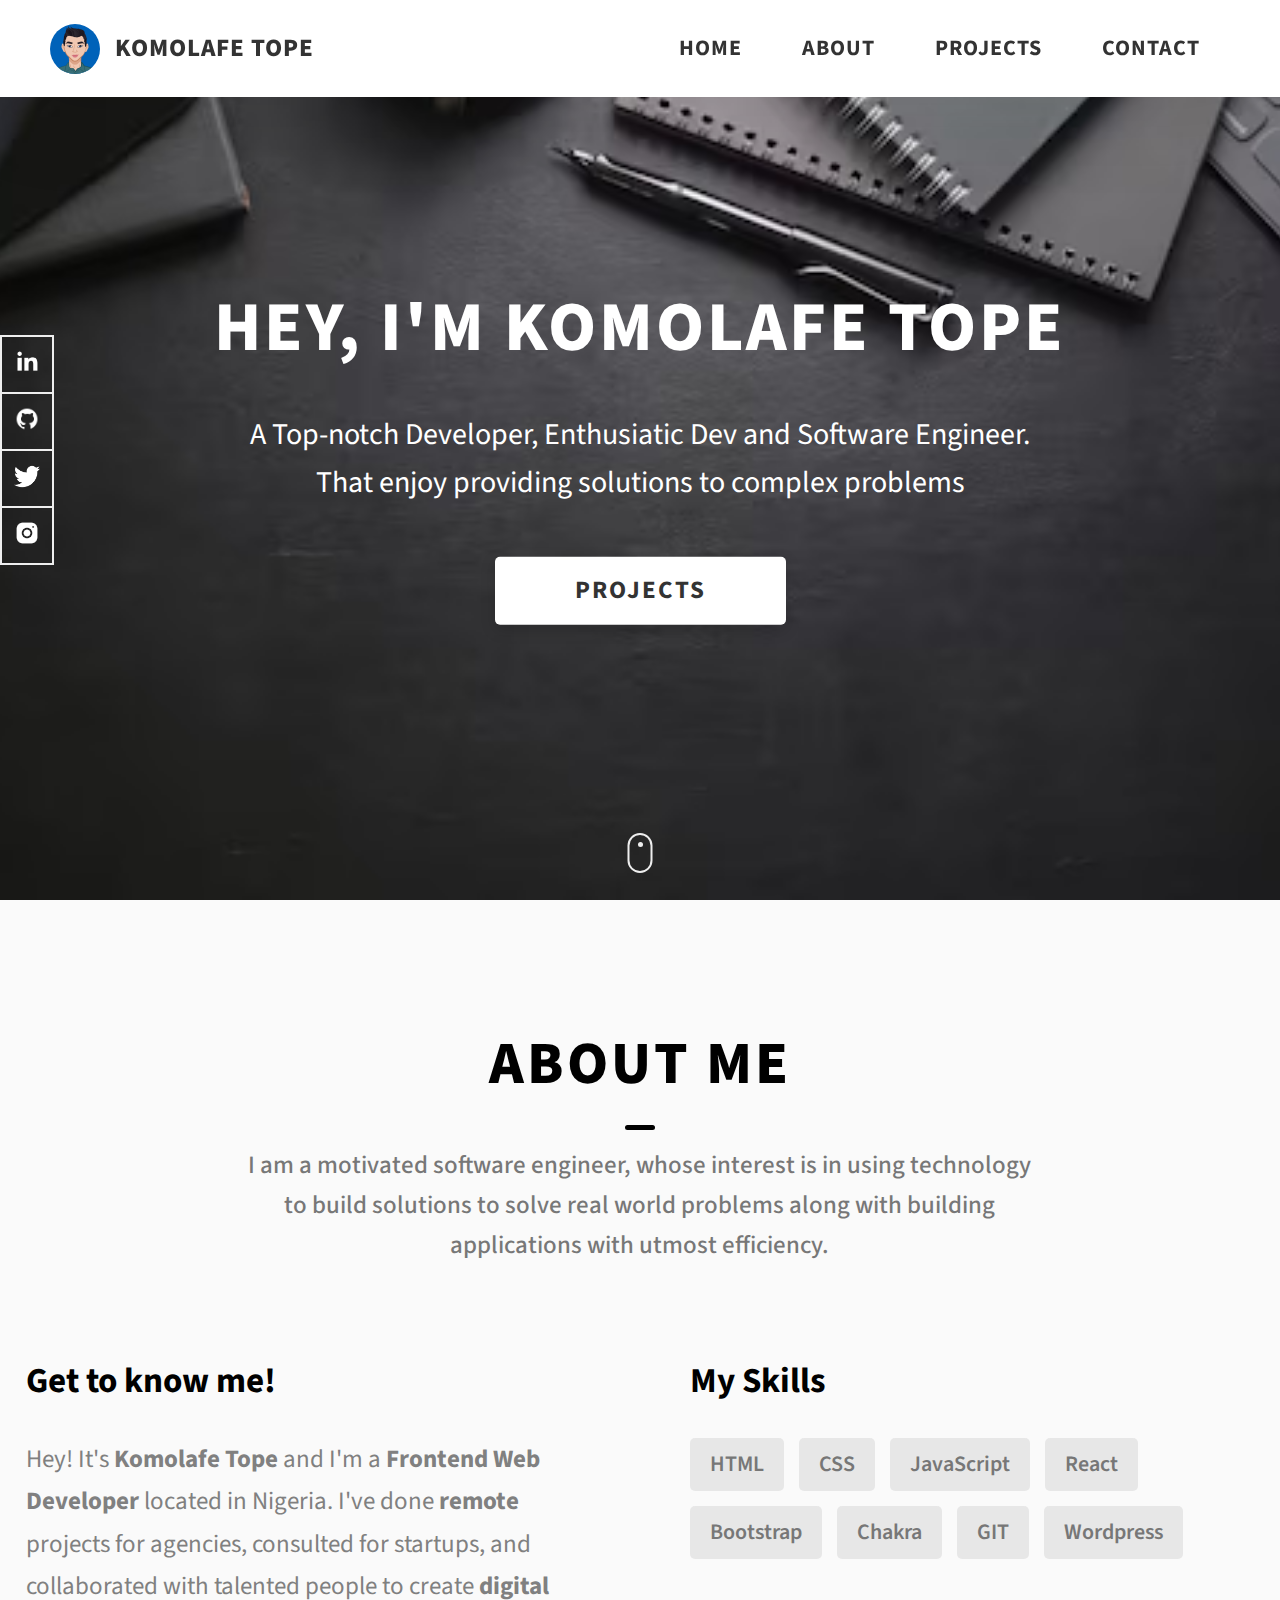
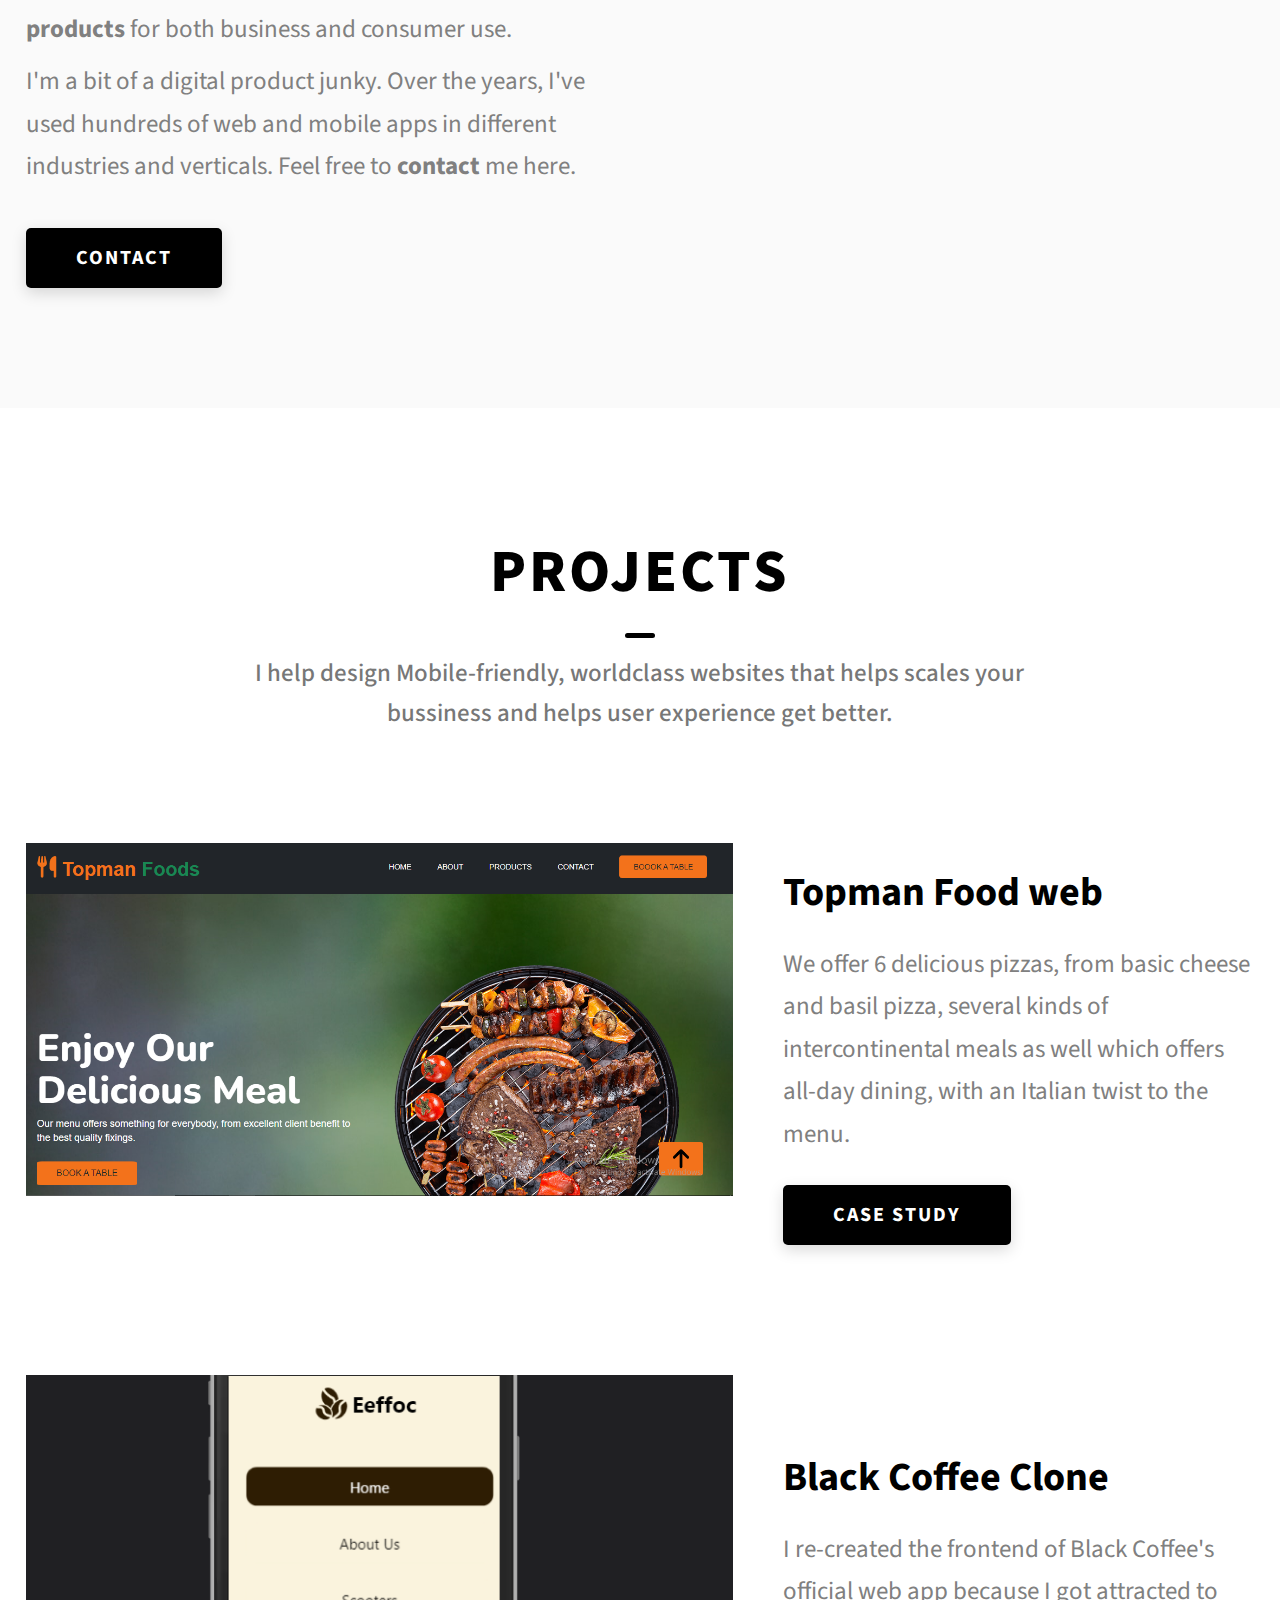
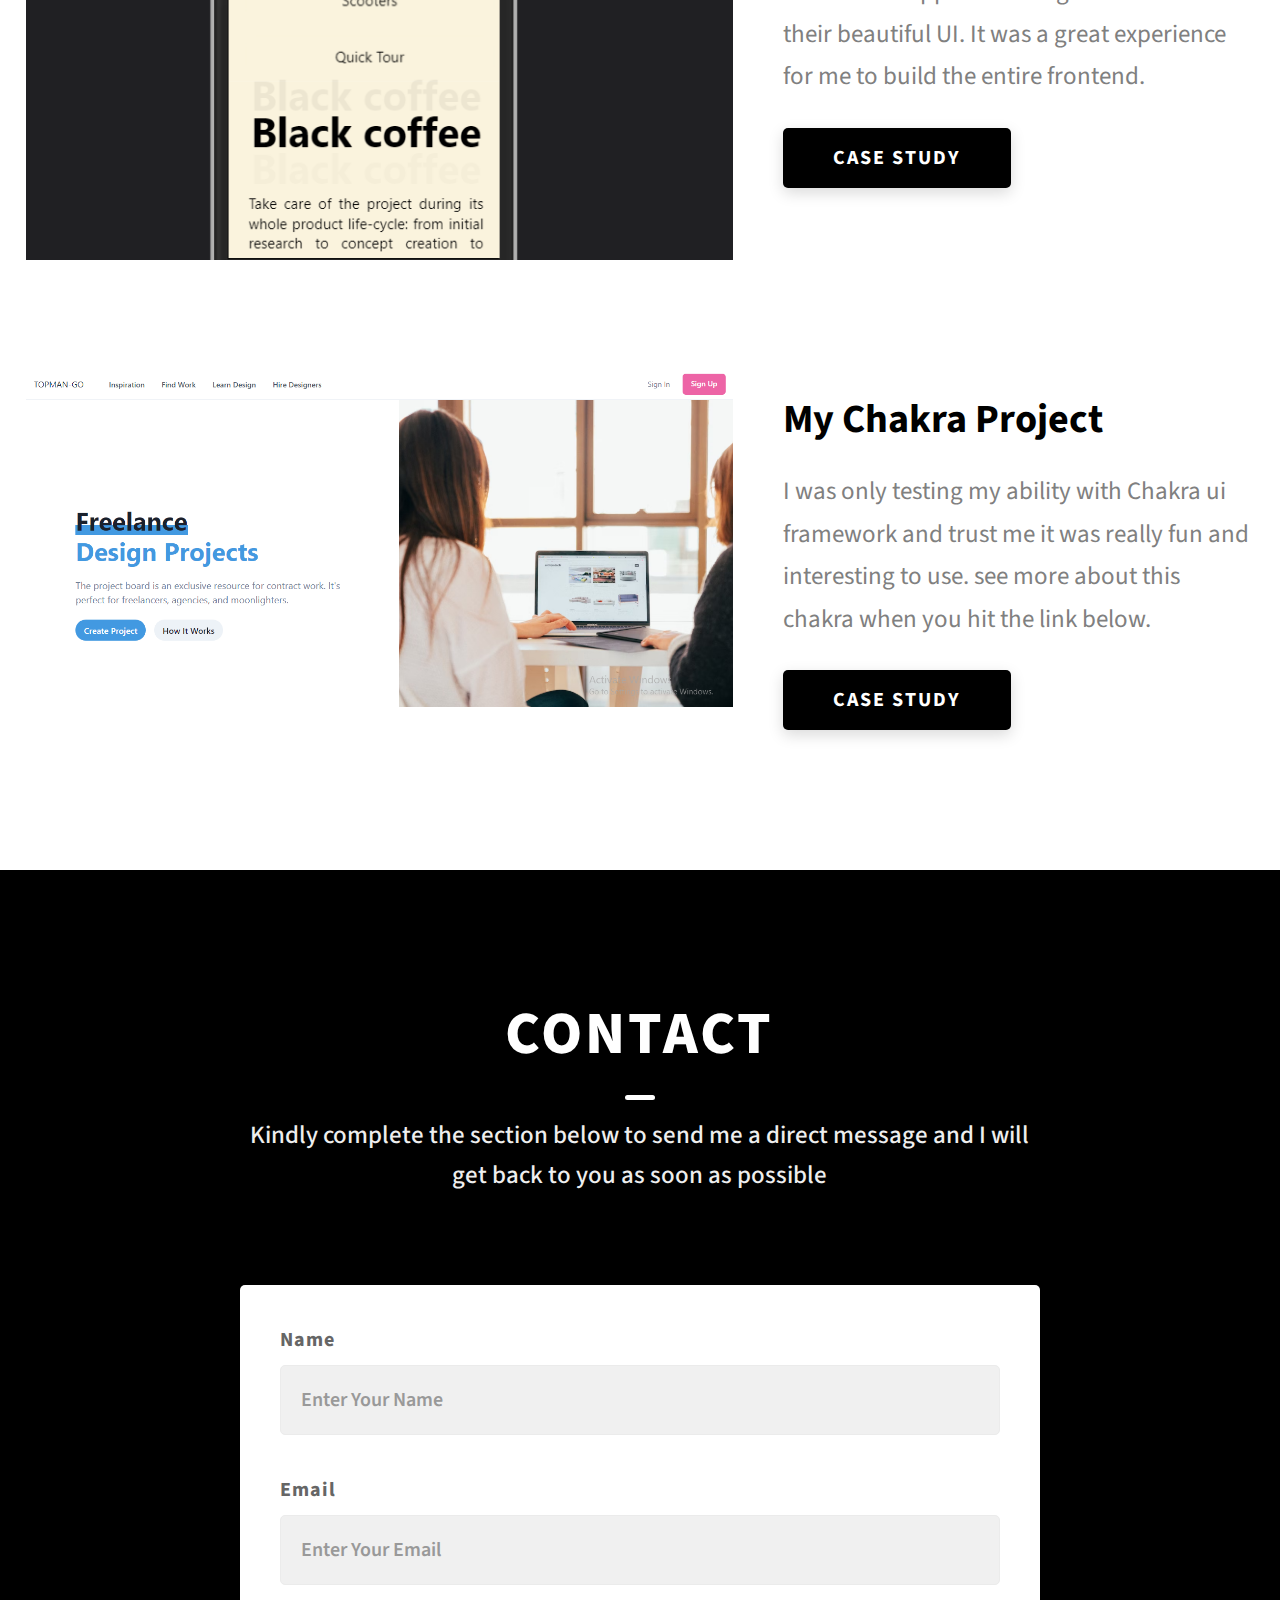
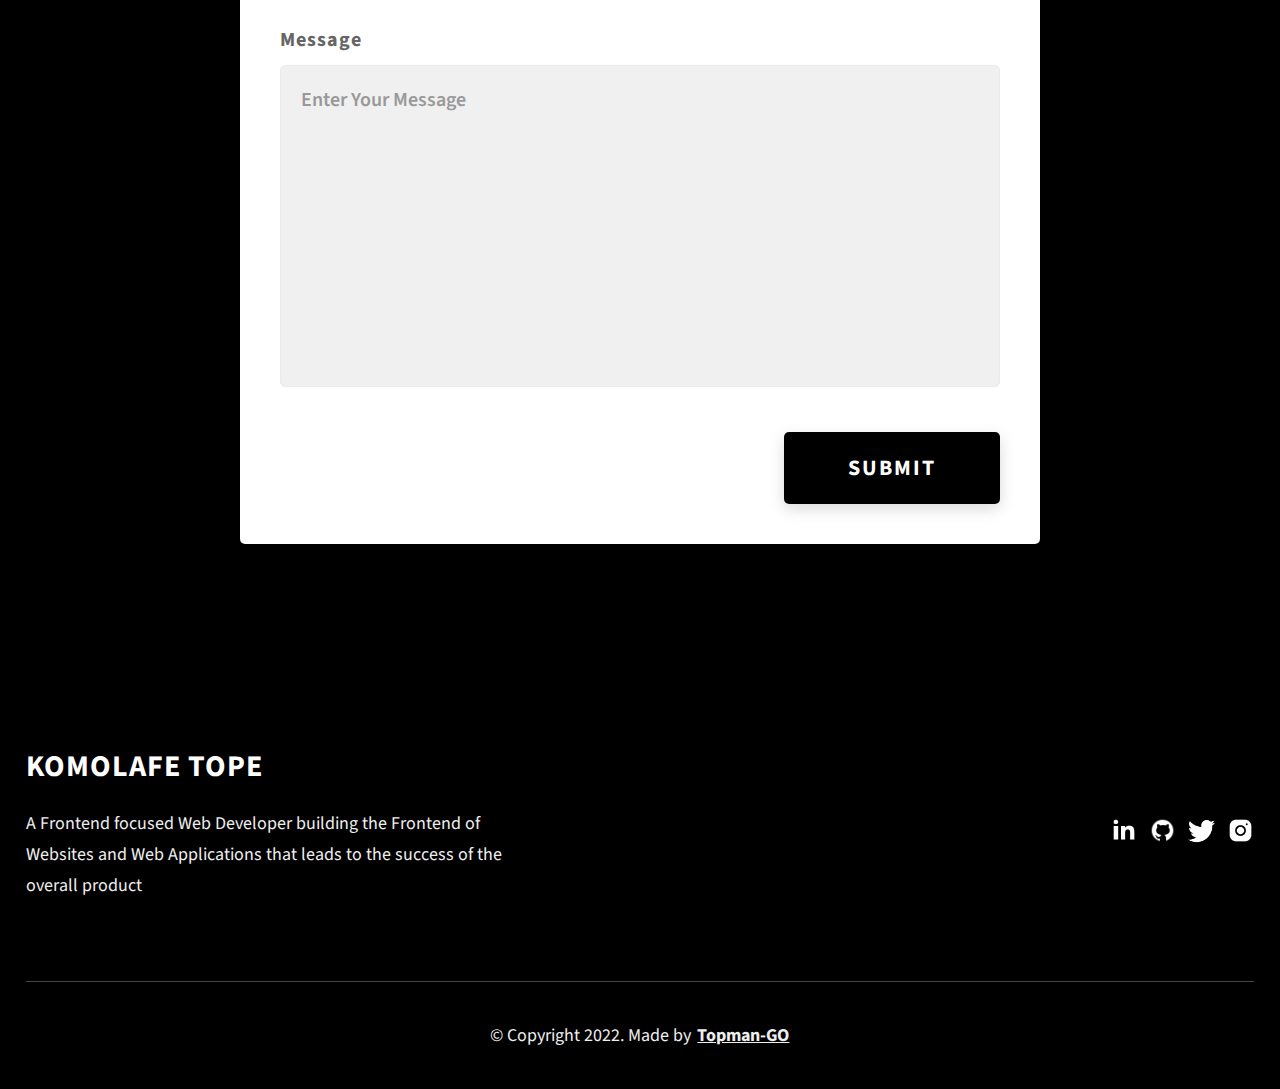
<file: index.html>
<!DOCTYPE html>
<html lang="en">
  <head>
    <meta charset="UTF-8" />
    <meta name="viewport" content="width=device-width, initial-scale=1.0" />
    <meta http-equiv="X-UA-Compatible" content="ie=edge" />
    <title>Topman-Folio</title>
    <meta name="description" content="Portfolio Template for Developer" />

    <link rel="stylesheet" href="css/style.css" />

    <link rel="preconnect" href="https://fonts.googleapis.com" />
    <link rel="preconnect" href="https://fonts.gstatic.com" crossorigin />
    <link
      href="https://fonts.googleapis.com/css2?family=Source+Sans+Pro:wght@400;600;700;900&display=swap"
      rel="stylesheet"
    />
  </head>
  <body>
    <header class="header">
      <div class="header__content">
        <div class="header__logo-container">
          <div class="header__logo-img-cont">
            <img
              src="./assets/png/AvatarMaker.png"
              alt="Ram Maheshwari Logo Image"
              class="header__logo-img"
            />
          </div>
          <span class="header__logo-sub">KOMOLAFE TOPE</span>
        </div>
        <div class="header__main">
          <ul class="header__links">
            <li class="header__link-wrapper">
              <a href="./index.html" class="header__link"> Home </a>
            </li>
            <li class="header__link-wrapper">
              <a href="./index.html#about" class="header__link">About </a>
            </li>
            <li class="header__link-wrapper">
              <a href="./index.html#projects" class="header__link">
                Projects
              </a>
            </li>
            <li class="header__link-wrapper">
              <a href="./index.html#contact" class="header__link"> Contact </a>
            </li>
          </ul>
          <div class="header__main-ham-menu-cont">
            <img
              src="./assets/svg/ham-menu.svg"
              alt="hamburger menu"
              class="header__main-ham-menu"
            />
            <img
              src="./assets/svg/ham-menu-close.svg"
              alt="hamburger menu close"
              class="header__main-ham-menu-close d-none"
            />
          </div>
        </div>
      </div>
      <div class="header__sm-menu">
        <div class="header__sm-menu-content">
          <ul class="header__sm-menu-links">
            <li class="header__sm-menu-link">
              <a href="./index.html"> Home </a>
            </li>

            <li class="header__sm-menu-link">
              <a href="./index.html#about"> About </a>
            </li>

            <li class="header__sm-menu-link">
              <a href="./index.html#projects"> Projects </a>
            </li>

            <li class="header__sm-menu-link">
              <a href="./index.html#contact"> Contact </a>
            </li>
          </ul>
        </div>
      </div>
    </header>

    <!-- ======hero======= -->

    <section class="home-hero">
      <div class="home-hero__content">
        <h1 class="heading-primary">Hey, i'm Komolafe Tope</h1>
        <div class="home-hero__info">
          <p class="text-primary">
            A Top-notch Developer,
                Enthusiatic Dev and Software Engineer. <br>That enjoy providing solutions to complex problems
          </p>
        </div>
        <div class="home-hero__cta">
          <a href="./#projects" class="btn btn--bg">Projects</a>
        </div>
      </div>
      <div class="home-hero__socials">
        <div class="home-hero__social">
          <a href="https://www.linkedin.com/in/tope-komolafe-582a07199" class="home-hero__social-icon-link">
            <img
              src="./assets/png/linkedin-ico.png"
              alt="icon"
              class="home-hero__social-icon"
            />
          </a>
        </div>
        <div class="home-hero__social">
          <a href="https://github.com/Topman-Go" class="home-hero__social-icon-link">
            <img
              src="./assets/png/github-ico.png"
              alt="icon"
              class="home-hero__social-icon"
            />
          </a>
        </div>
        <div class="home-hero__social">
          <a href="https://twitter.com/Topman_GO" class="home-hero__social-icon-link">
            <img
              src="./assets/png/twitter-ico.png"
              alt="icon"
              class="home-hero__social-icon"
            />
          </a>
        </div>
        
        <div class="home-hero__social">
          <a
            href="https://instagram.com/topman_komo?igshid=NTdlMDg3MTY="
            class="home-hero__social-icon-link home-hero__social-icon-link--bd-none"
          >
            <img
              src="./assets/png/insta-ico.png"
              alt="icon"
              class="home-hero__social-icon"
            />
          </a>
        </div>
      </div>
      <div class="home-hero__mouse-scroll-cont">
        <div class="mouse"></div>
      </div>
    </section>

      <!-- ================About============ -->

    <section id="about" class="about sec-pad">
      <div class="main-container">
        <h2 class="heading heading-sec heading-sec__mb-med">
          <span class="heading-sec__main">About Me</span>
          <span class="heading-sec__sub">
               I am a motivated software engineer, whose interest is in using technology
              to build solutions to solve real world problems along
                with building applications with utmost efficiency.
                
          </span>
        </h2>
        <div class="about__content">
          <div class="about__content-main">
            <h3 class="about__content-title">Get to know me!</h3>
            <div class="about__content-details">
              <p class="about__content-details-para">
                Hey! It's
                <strong>Komolafe Tope</strong>
                and I'm a <strong> Frontend Web Developer </strong> located in
                Nigeria. I've done
                <strong> remote </strong>
                projects for agencies, consulted for startups, and collaborated
                with talented people to create
                <strong>digital products </strong>
                for both business and consumer use.
              </p>
              <p class="about__content-details-para">
                I'm a bit of a digital product junky. Over the years, I've used
                hundreds of web and mobile apps in different industries and
                verticals. Feel free to
                <strong>contact</strong> me here.
              </p>
            </div>
            <a href="./#contact" class="btn btn--med btn--theme dynamicBgClr"
              >Contact</a
            >
          </div>
          <div class="about__content-skills">
            <h3 class="about__content-title">My Skills</h3>
            <div class="skills">
              <div class="skills__skill">HTML</div>
              <div class="skills__skill">CSS</div>
              <div class="skills__skill">JavaScript</div>
              <div class="skills__skill">React</div>
              <div class="skills__skill">Bootstrap</div>
              
              <div class="skills__skill">Chakra</div>
              <div class="skills__skill">GIT</div>
              <!-- <div class="skills__skill">Shopify</div> -->
              <div class="skills__skill">Wordpress</div>
              <!-- <div class="skills__skill">Google ADS</div> -->
              <!-- <div class="skills__skill">Facebook Ads</div> -->
              <!-- <div class="skills__skill">Android</div> -->
              <!-- <div class="skills__skill">IOS</div> -->
            </div>
          </div>
        </div>
      </div>
    </section>



    <!-- =================projects================ -->



    <section id="projects" class="projects sec-pad">
      <div class="main-container">
        <h2 class="heading heading-sec heading-sec__mb-bg">
          <span class="heading-sec__main">Projects</span>
          <span class="heading-sec__sub">
                I help design Mobile-friendly, worldclass websites that helps
                scales your bussiness and helps user experience get better.
          </span>
        </h2>

        <div class="projects__content">
          <div class="projects__row">
            <div class="projects__row-img-cont">
              <img
                src="./assets/png/topmanfoods.png"
                alt="Software Screenshot"
                class="projects__row-img"
                loading="lazy"
              />
            </div>
            <div class="projects__row-content">
              <h3 class="projects__row-content-title">Topman Food web</h3>
              <p class="projects__row-content-desc">
                We offer 6 delicious pizzas, from basic cheese and basil pizza, several kinds of intercontinental meals as well which offers all-day dining, with an Italian twist to the menu.
              </p>
              <a
                href="./project-1.html"
                class="btn btn--med btn--theme dynamicBgClr"
                target="_blank"
                >Case Study</a
              >
            </div>
          </div>
          <div class="projects__row">
            <div class="projects__row-img-cont">
              <img
                src="./assets/png/mobilecofe.png"
                alt="Software Screenshot"
                class="projects__row-img"
                loading="lazy"
              />
            </div>
            <div class="projects__row-content">
              <h3 class="projects__row-content-title">Black Coffee Clone</h3>
              <p class="projects__row-content-desc">I re-created the frontend of Black Coffee's official web app because I
                 got attracted to their beautiful UI. It was a great experience for me to build the entire frontend.
                
              </p>
              <a
                href="./project-2.html"
                class="btn btn--med btn--theme dynamicBgClr"
                target="_blank"
                >Case Study</a
              >
            </div>
          </div>
          <div class="projects__row">
            <div class="projects__row-img-cont">
              <img
                src="./assets/png/chakraa.png"
                alt="Software Screenshot"
                class="projects__row-img"
                loading="lazy"
              />
            </div>
            <div class="projects__row-content">
              <h3 class="projects__row-content-title">My Chakra Project</h3>
              <p class="projects__row-content-desc">
                I was only testing my ability with Chakra ui framework and trust me it was really fun and interesting to use.
                see more about this chakra when you hit the link below.
              </p>
              <a
                href="./project-3.html"
                class="btn btn--med btn--theme dynamicBgClr"
                target="_blank"
                >Case Study</a
              >
            </div>
          </div>
        </div>
      </div>
    </section>


    <!-- ====================contact=================== -->


    <section id="contact" class="contact sec-pad dynamicBg">
      <div class="main-container">
        <h2 class="heading heading-sec heading-sec__mb-med">
          <span class="heading-sec__main heading-sec__main--lt">Contact</span>
          <span class="heading-sec__sub heading-sec__sub--lt">
            Kindly complete the section below to send me a direct message and I will get back to you as soon as possible
          </span>
        </h2>
        <div class="contact__form-container">
          <form action="https://formspree.io/f/xeqwknob" method="POST" class="contact__form">
            <div class="contact__form-field">
              <label class="contact__form-label" for="name">Name</label>
              <input
                required
                placeholder="Enter Your Name"
                type="text"
                class="contact__form-input"
                name="name"
                id="name"
              />
            </div>
            <div class="contact__form-field">
              <label class="contact__form-label" for="email">Email</label>
              <input
                required
                placeholder="Enter Your Email"
                type="text"
                class="contact__form-input"
                name="email"
                id="email"
              />
            </div>
            <div class="contact__form-field">
              <label class="contact__form-label" for="message">Message</label>
              <textarea
                required
                cols="30"
                rows="10"
                class="contact__form-input"
                placeholder="Enter Your Message"
                name="message"
                id="message"
              ></textarea>
            </div>
            <button type="submit" class="btn btn--theme contact__btn">
              Submit
            </button>
          </form>
        </div>
      </div>

      <!-- ==========footer======== -->


    </section>
    <footer class="main-footer">
      <div class="main-container">
        <div class="main-footer__upper">
          <div class="main-footer__row main-footer__row-1">
            <h2 class="heading heading-sm main-footer__heading-sm">
              <span></span>
            </h2>
            <div class="main-footer__social-cont">
              <a target="_blank" rel="noreferrer" href="https://www.linkedin.com/in/tope-komolafe-582a07199">
                <img
                  class="main-footer__icon"
                  src="./assets/png/linkedin-ico.png"
                  alt="icon"
                />
              </a>
              <a target="_blank" rel="noreferrer" href="https://github.com/Topman-Go">
                <img
                  class="main-footer__icon"
                  src="./assets/png/github-ico.png"
                  alt="icon"
                />
              </a>
              <a target="_blank" rel="noreferrer" href="https://twitter.com/Topman_GO">
                <img
                  class="main-footer__icon"
                  src="./assets/png/twitter-ico.png"
                  alt="icon"
                />
              </a>
              </a>
              <a target="_blank" rel="noreferrer" href="https://instagram.com/topman_komo?igshid=NTdlMDg3MTY=">
                <img
                  class="main-footer__icon main-footer__icon--mr-none"
                  src="./assets/png/insta-ico.png"
                  alt="icon"
                />
              </a>
            </div>
          </div>
          <div class="main-footer__row main-footer__row-2">
            <h4 class="heading heading-sm text-lt">Komolafe Tope</h4>
            <p class="main-footer__short-desc">
              A Frontend focused Web Developer building the Frontend of Websites and 
              Web Applications that leads to the success of the overall product
            </p>
          </div>
        </div>

        <!-- If you give me some credit or shoutout here by linking to my website, then it will be a big thing for me and will help me a lot :) -->
        <div class="main-footer__lower">
          &copy; Copyright 2022. Made by
          <a rel="noreferrer" target="_blank" href="https://topmango.netlify.app/"
            >Topman-GO</a
          >
        </div>
      </div>
    </footer>

    <script src="./index.js"></script>
  </body>
</html>
</file>
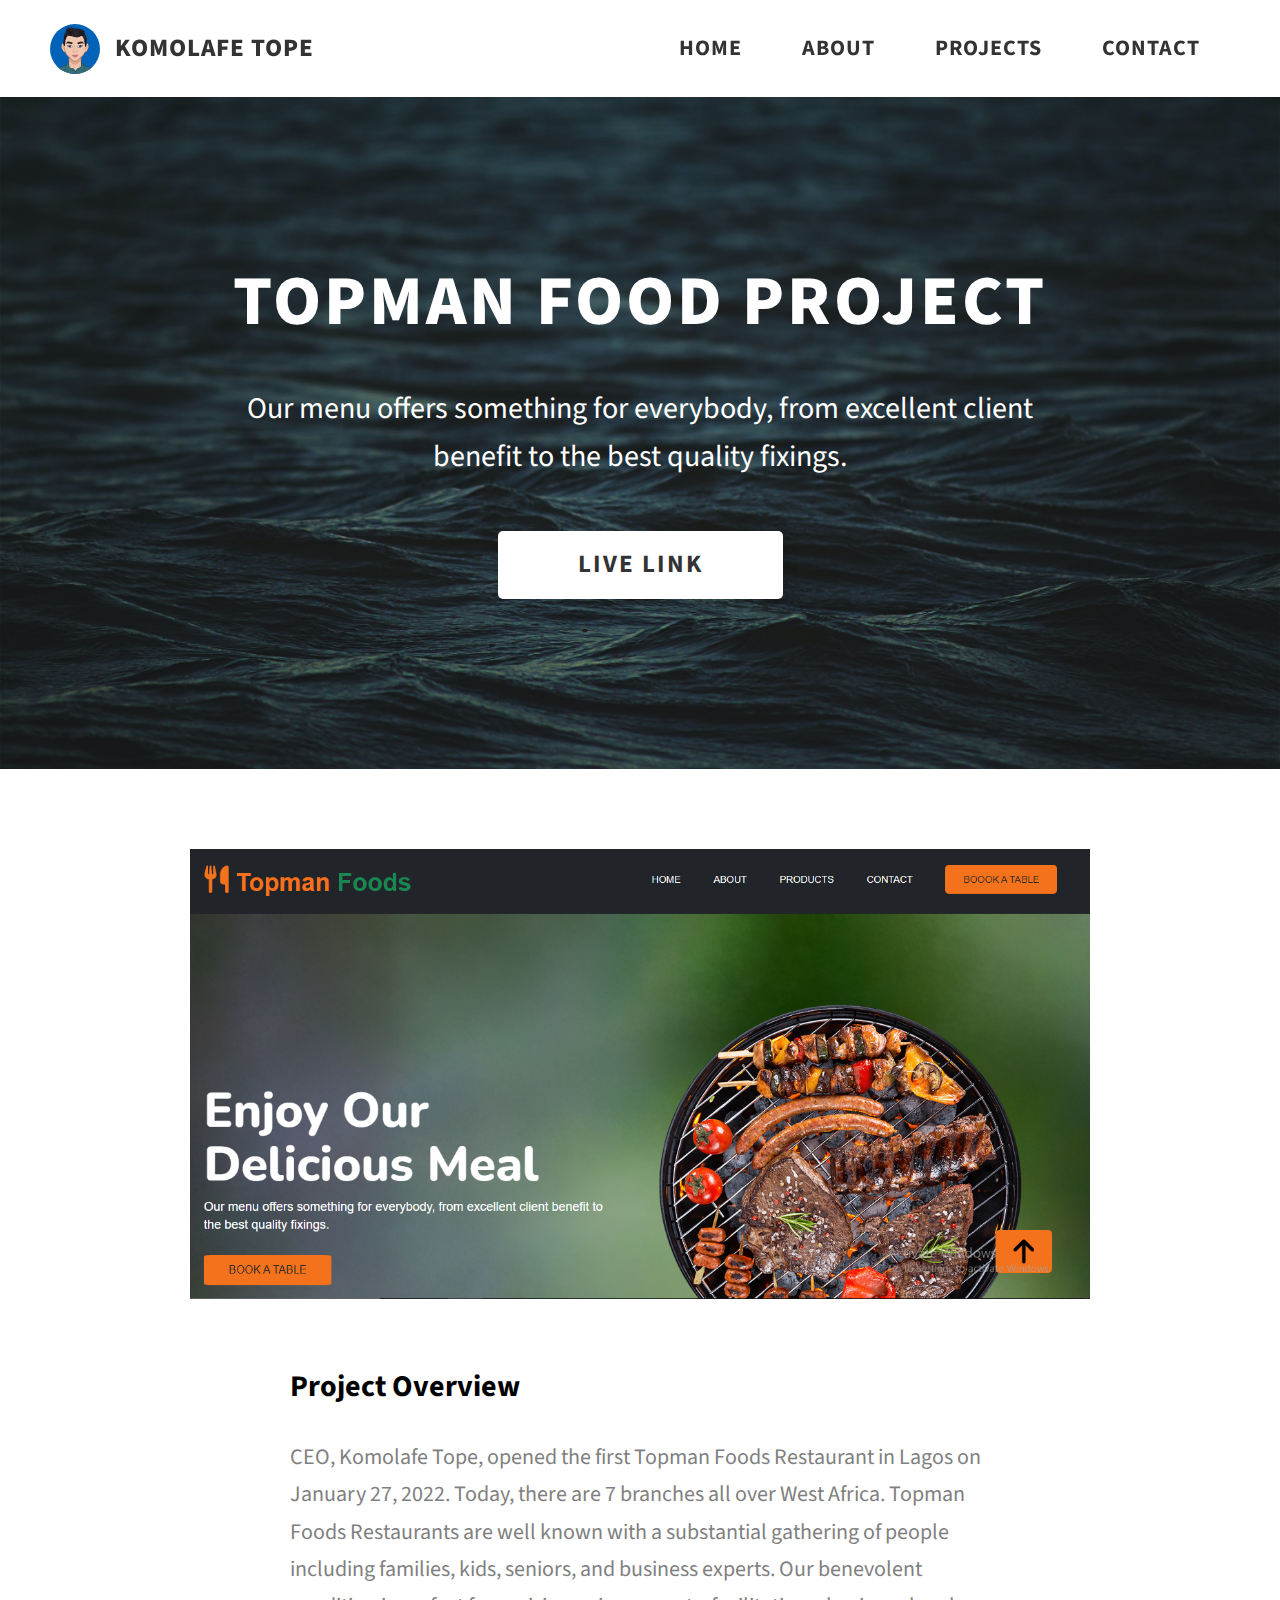
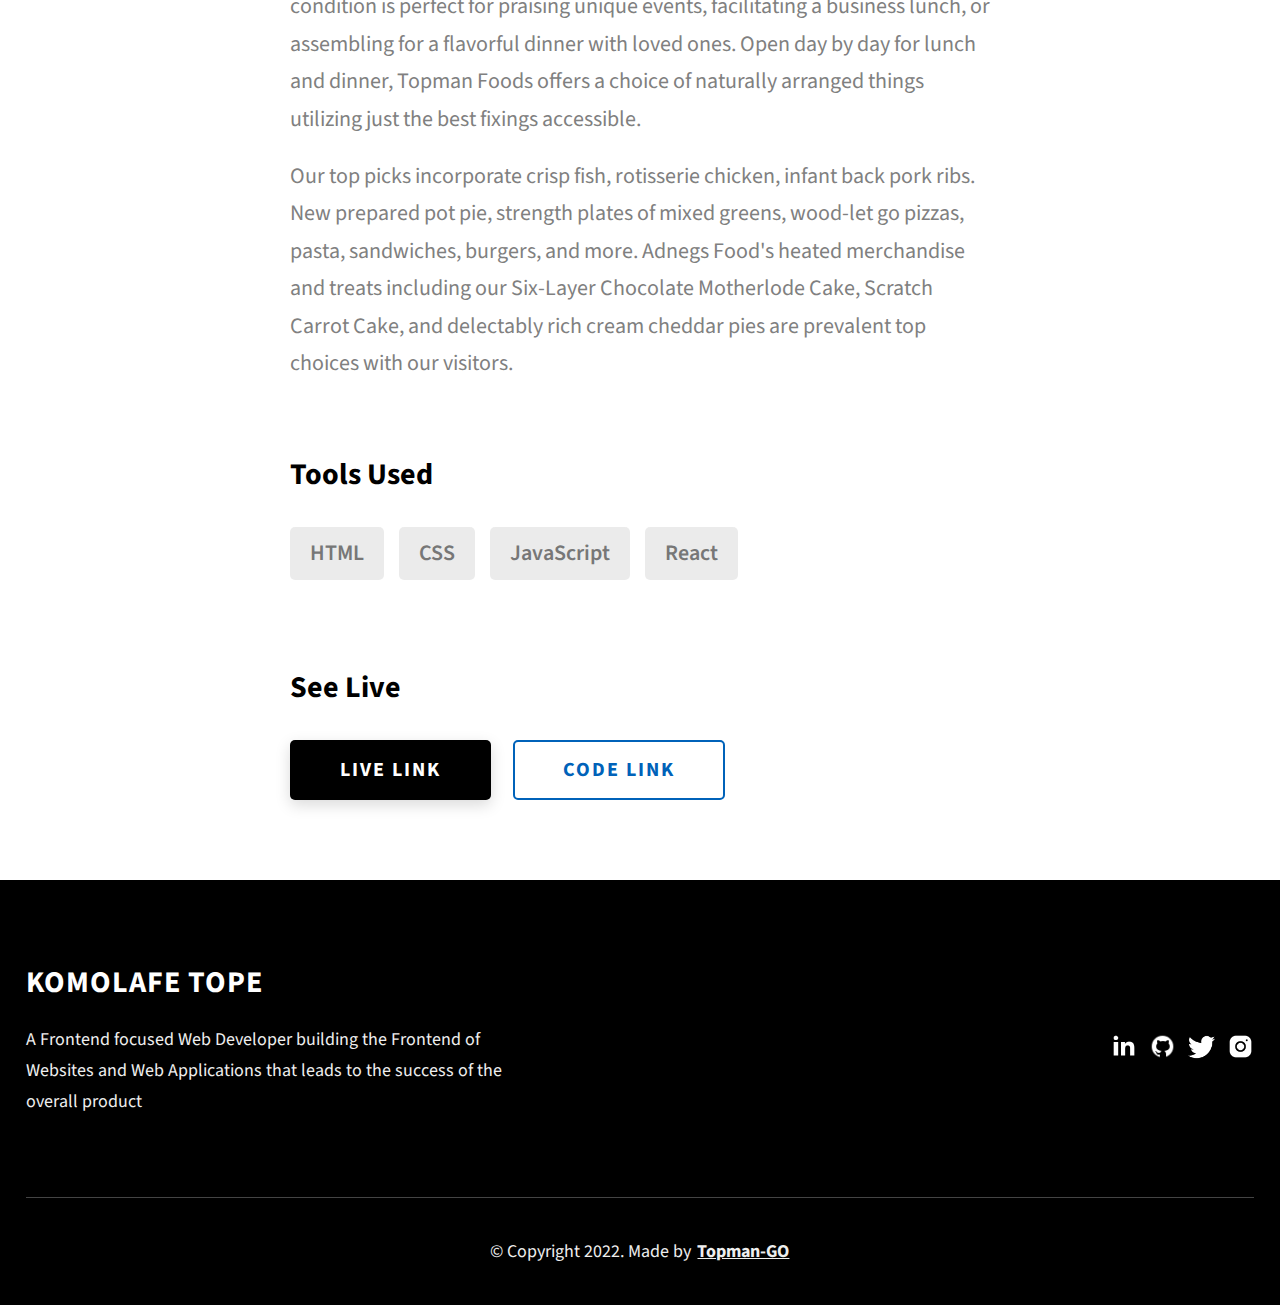
<file: project-1.html>
<!DOCTYPE html>
<html lang="en">
  <head>
    <meta charset="UTF-8" />
    <meta name="viewport" content="width=device-width, initial-scale=1.0" />
    <meta http-equiv="X-UA-Compatible" content="ie=edge" />
    <title>Case Study of Project 1</title>
    <meta name="description" content="Case study page of Project" />

    <link rel="stylesheet" href="css/style.css" />

    <link rel="preconnect" href="https://fonts.googleapis.com" />
    <link rel="preconnect" href="https://fonts.gstatic.com" crossorigin />
    <link
      href="https://fonts.googleapis.com/css2?family=Source+Sans+Pro:wght@400;600;700;900&display=swap"
      rel="stylesheet"
    />
  </head>
  <body>
    <header class="header">
      <div class="header__content">
        <div class="header__logo-container">
          <div class="header__logo-img-cont">
            <img
              src="./assets/png/AvatarMaker.png"
              alt="Ram Maheshwari Logo Image"
              class="header__logo-img"
            />
          </div>
          <span class="header__logo-sub">Komolafe Tope</span>
        </div>
        <div class="header__main">
          <ul class="header__links">
            <li class="header__link-wrapper">
              <a href="./index.html" class="header__link"> Home </a>
            </li>
            <li class="header__link-wrapper">
              <a href="./index.html#about" class="header__link">About </a>
            </li>
            <li class="header__link-wrapper">
              <a href="./index.html#projects" class="header__link">
                Projects
              </a>
            </li>
            <li class="header__link-wrapper">
              <a href="./index.html#contact" class="header__link"> Contact </a>
            </li>
          </ul>
          <div class="header__main-ham-menu-cont">
            <img
              src="./assets/svg/ham-menu.svg"
              alt="hamburger menu"
              class="header__main-ham-menu"
            />
            <img
              src="./assets/svg/ham-menu-close.svg"
              alt="hamburger menu close"
              class="header__main-ham-menu-close d-none"
            />
          </div>
        </div>
      </div>
      <div class="header__sm-menu">
        <div class="header__sm-menu-content">
          <ul class="header__sm-menu-links">
            <li class="header__sm-menu-link">
              <a href="./index.html"> Home </a>
            </li>

            <li class="header__sm-menu-link">
              <a href="./index.html#about"> About </a>
            </li>

            <li class="header__sm-menu-link">
              <a href="./index.html#projects"> Projects </a>
            </li>

            <li class="header__sm-menu-link">
              <a href="./index.html#contact"> Contact </a>
            </li>
          </ul>
        </div>
      </div>
    </header>
    <section class="project-cs-hero">
      <div class="project-cs-hero__content">
        <h1 class="heading-primary">Topman Food Project</h1>
        <div class="project-cs-hero__info">
          <p class="text-primary">
            Our menu offers something for everybody, from excellent client benefit to 
            the best quality fixings.
          </p>
        </div>
        <div class="project-cs-hero__cta">
          <a href="https://myfoods-indol.vercel.app/" class="btn btn--bg" target="_blank">Live Link</a>
        </div>
      </div>
    </section>
    <section class="project-details">
      <div class="main-container">
        <div class="project-details__content">
          <div class="project-details__showcase-img-cont">
            <img
              src="./assets/png/topmanfoods.png"
              alt="Project Image"
              class="project-details__showcase-img"
            />
          </div>
          <div class="project-details__content-main">
            <div class="project-details__desc">
              <h3 class="project-details__content-title">Project Overview</h3>
              <p class="project-details__desc-para">
                CEO, Komolafe Tope, opened the first Topman Foods Restaurant in Lagos on January 27, 2022. Today,
                 there are 7 branches all over West Africa. Topman Foods Restaurants are well known with a substantial
                  gathering of people including families, kids, seniors, and business experts. Our benevolent condition
                   is perfect for praising unique events, facilitating a business lunch, or assembling for a flavorful
                    dinner with loved ones. Open day by day for lunch and dinner, Topman Foods offers a choice of 
                    naturally arranged things utilizing just the best fixings accessible.


              </p>
              <p class="project-details__desc-para">
                Our top picks incorporate crisp fish, rotisserie chicken, infant back pork ribs. New prepared pot pie,
                 strength plates of mixed greens, wood-let go pizzas, pasta, sandwiches, burgers, and more. Adnegs Food's 
                 heated merchandise and treats including our Six-Layer Chocolate Motherlode Cake, Scratch Carrot Cake, and 
                 delectably rich cream cheddar pies are prevalent top choices with our visitors.
              </p>
            </div>
            <div class="project-details__tools-used">
              <h3 class="project-details__content-title">Tools Used</h3>
              <div class="skills">
                <div class="skills__skill">HTML</div>
                <div class="skills__skill">CSS</div>
                <div class="skills__skill">JavaScript</div>
                <div class="skills__skill">React</div>
                <!-- <div class="skills__skill">SASS</div> -->
                <!-- <div class="skills__skill">GIT</div> -->
                <!-- <div class="skills__skill">Shopify</div> -->
                <!-- <div class="skills__skill">Wordpress</div> -->
                <!-- <div class="skills__skill">Google ADS</div> -->
                <!-- <div class="skills__skill">Facebook Ads</div> -->
                <!-- <div class="skills__skill">Android</div> -->
                <!-- <div class="skills__skill">IOS</div> -->
              </div>
            </div>
            <div class="project-details__links">
              <h3 class="project-details__content-title">See Live</h3>
              <a
                href="https://myfoods-indol.vercel.app/"
                class="btn btn--med btn--theme project-details__links-btn"
                target="_blank"
                >Live Link</a
              >
              <a
                href="https://github.com/Topman-Go/myfoods"
                class="btn btn--med btn--theme-inv project-details__links-btn"
                target="_blank"
                >Code Link</a
              >
            </div>
          </div>
        </div>
      </div>
    </section>
    <footer class="main-footer">
      <div class="main-container">
        <div class="main-footer__upper">
          <div class="main-footer__row main-footer__row-1">
            <h2 class="heading heading-sm main-footer__heading-sm">
              <span></span>
            </h2>
            <div class="main-footer__social-cont">
              <a target="_blank" rel="noreferrer" href="https://www.linkedin.com/in/tope-komolafe-582a07199">
                <img
                  class="main-footer__icon"
                  src="./assets/png/linkedin-ico.png"
                  alt="icon"
                />
              </a>
              <a target="_blank" rel="noreferrer" href="https://github.com/Topman-Go">
                <img
                  class="main-footer__icon"
                  src="./assets/png/github-ico.png"
                  alt="icon"
                />
              </a>
              <a target="_blank" rel="noreferrer" href="https://twitter.com/Topman_GO">
                <img
                  class="main-footer__icon"
                  src="./assets/png/twitter-ico.png"
                  alt="icon"
                />
              </a>
              </a>
              <a target="_blank" rel="noreferrer" href="https://instagram.com/topman_komo?igshid=NTdlMDg3MTY=">
                <img
                  class="main-footer__icon main-footer__icon--mr-none"
                  src="./assets/png/insta-ico.png"
                  alt="icon"
                />
              </a>
            </div>
          </div>
          <div class="main-footer__row main-footer__row-2">
            <h4 class="heading heading-sm text-lt">Komolafe Tope</h4>
            <p class="main-footer__short-desc">
              A Frontend focused Web Developer building the Frontend of Websites and 
              Web Applications that leads to the success of the overall product
            </p>
          </div>
        </div>

        <div class="main-footer__lower">
          &copy; Copyright 2022. Made by
          <a rel="noreferrer" target="_blank" href="https://topmango.netlify.app/"
            >Topman-GO</a
          >
        </div>
      </div>
    </footer>
    <script src="./index.js"></script>
  </body>
</html>
</file>
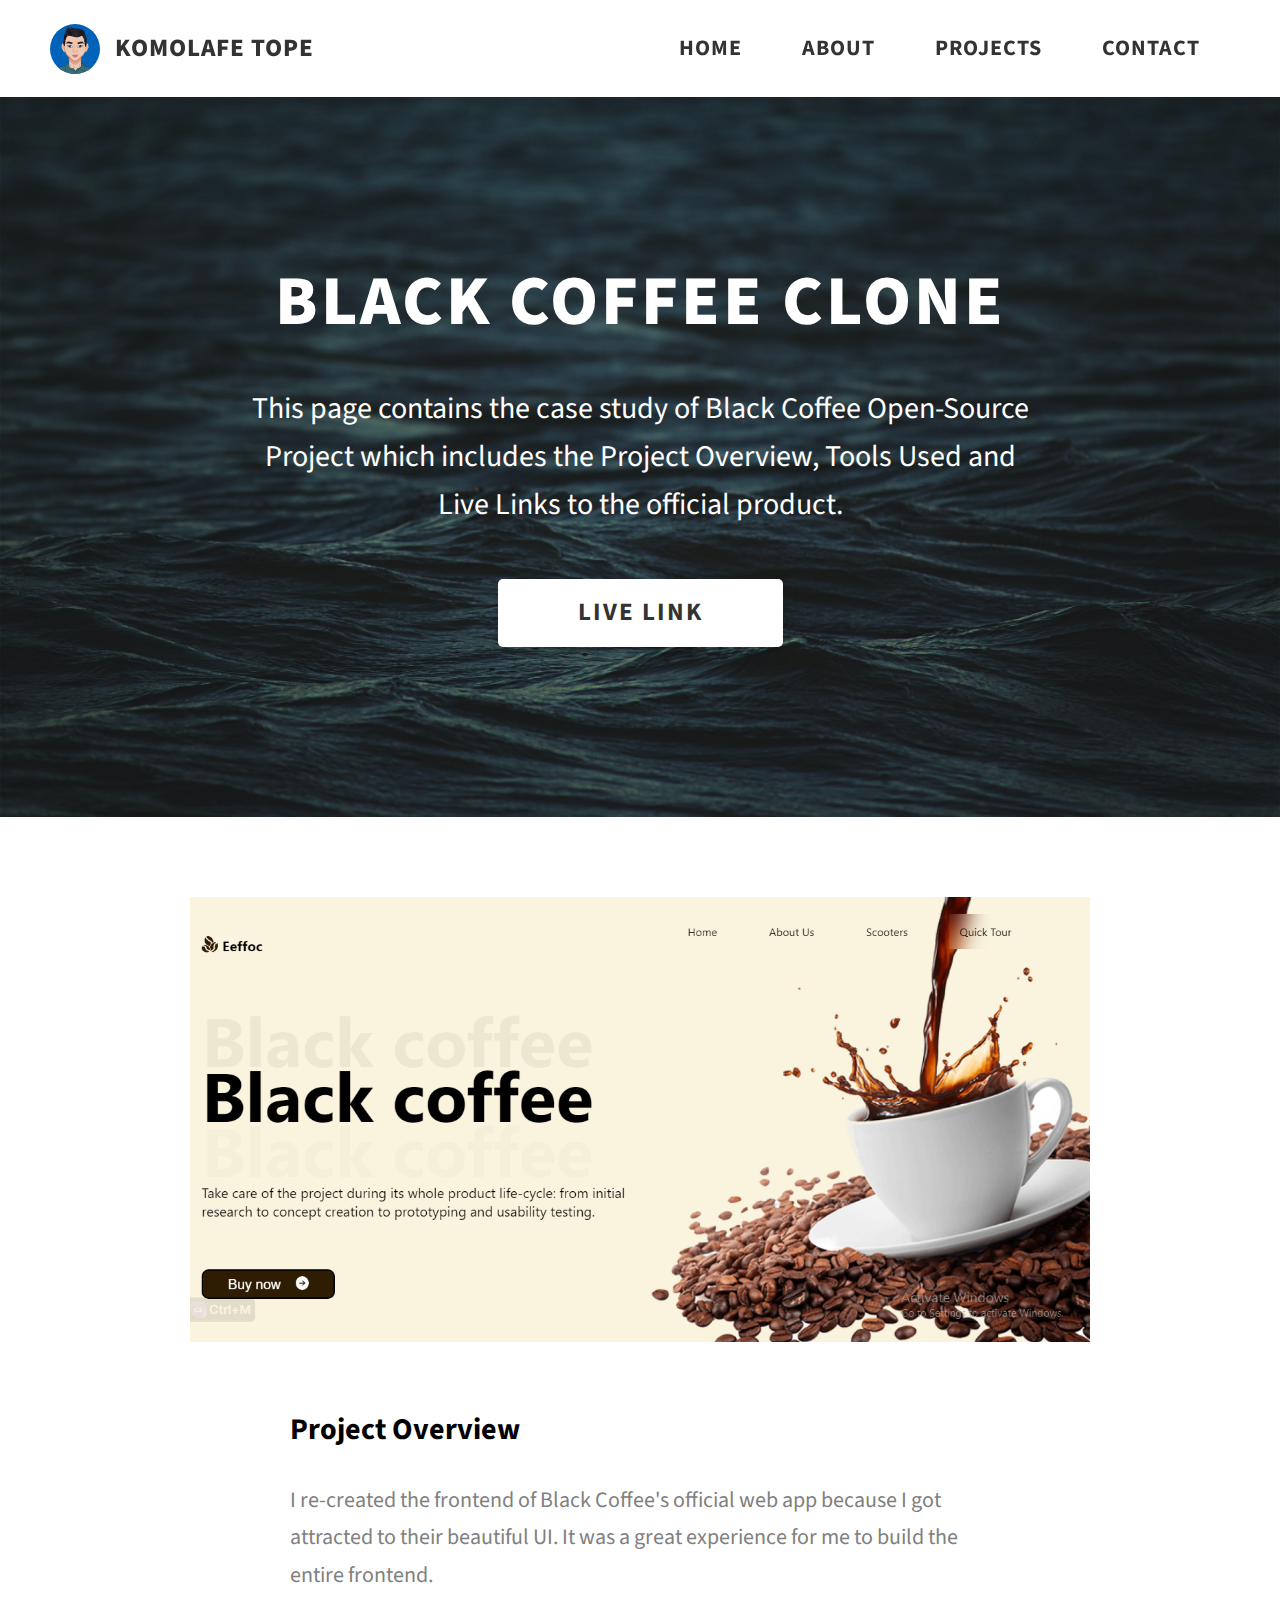
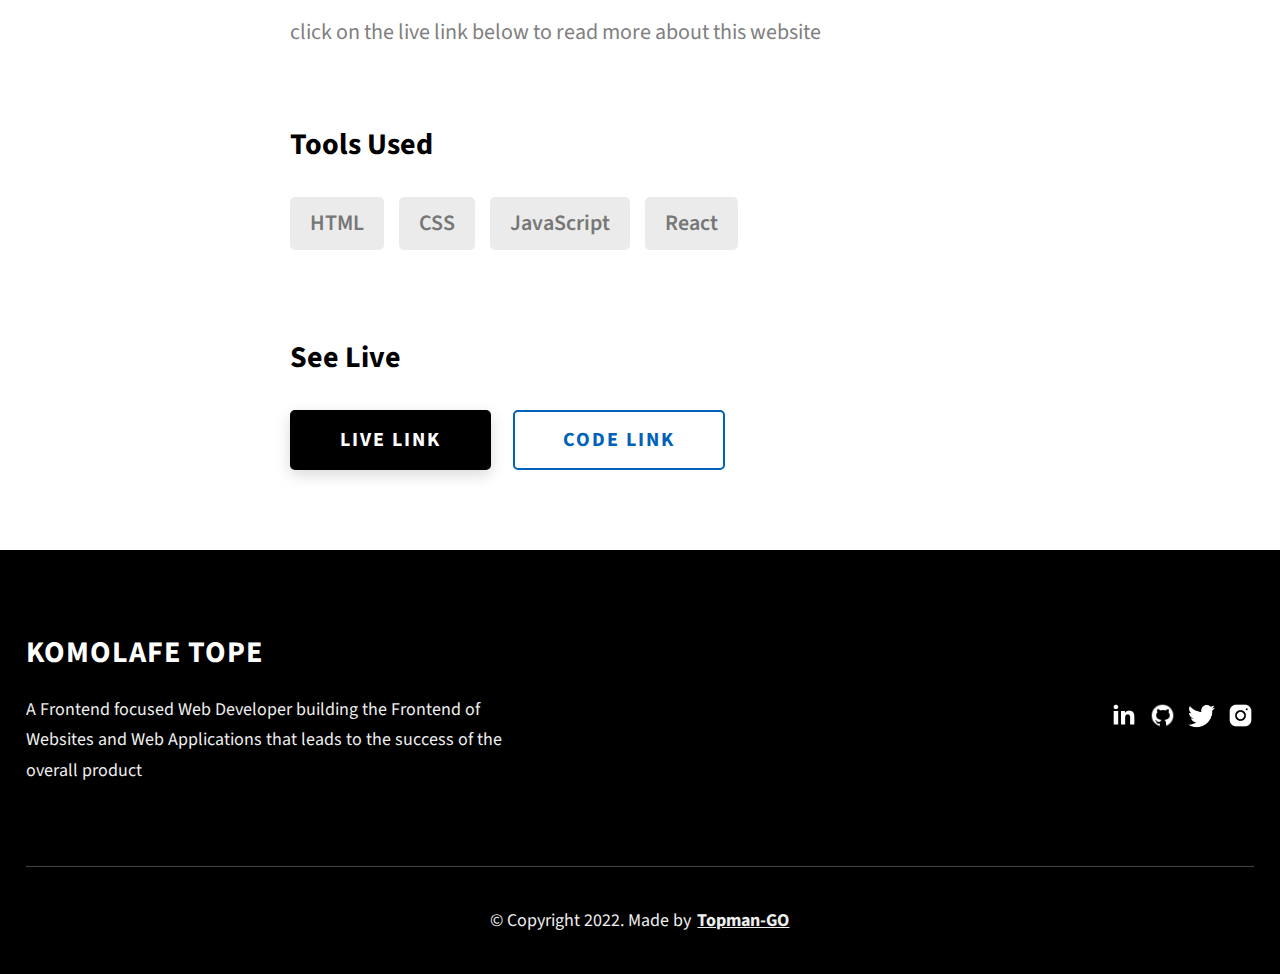
<file: project-2.html>
<!DOCTYPE html>
<html lang="en">
  <head>
    <meta charset="UTF-8" />
    <meta name="viewport" content="width=device-width, initial-scale=1.0" />
    <meta http-equiv="X-UA-Compatible" content="ie=edge" />
    <title>Case Study of Project 2</title>
    <meta name="description" content="Case study page of Project" />

    <link rel="stylesheet" href="css/style.css" />

    <link rel="preconnect" href="https://fonts.googleapis.com" />
    <link rel="preconnect" href="https://fonts.gstatic.com" crossorigin />
    <link
      href="https://fonts.googleapis.com/css2?family=Source+Sans+Pro:wght@400;600;700;900&display=swap"
      rel="stylesheet"
    />
  </head>
  <body>
    <header class="header">
      <div class="header__content">
        <div class="header__logo-container">
          <div class="header__logo-img-cont">
            <img
              src="./assets/png/AvatarMaker.png"
              alt="Ram Maheshwari Logo Image"
              class="header__logo-img"
            />
          </div>
          <span class="header__logo-sub">Komolafe TOPE</span>
        </div>
        <div class="header__main">
          <ul class="header__links">
            <li class="header__link-wrapper">
              <a href="./index.html" class="header__link"> Home </a>
            </li>
            <li class="header__link-wrapper">
              <a href="./index.html#about" class="header__link">About </a>
            </li>
            <li class="header__link-wrapper">
              <a href="./index.html#projects" class="header__link">
                Projects
              </a>
            </li>
            <li class="header__link-wrapper">
              <a href="./index.html#contact" class="header__link"> Contact </a>
            </li>
          </ul>
          <div class="header__main-ham-menu-cont">
            <img
              src="./assets/svg/ham-menu.svg"
              alt="hamburger menu"
              class="header__main-ham-menu"
            />
            <img
              src="./assets/svg/ham-menu-close.svg"
              alt="hamburger menu close"
              class="header__main-ham-menu-close d-none"
            />
          </div>
        </div>
      </div>
      <div class="header__sm-menu">
        <div class="header__sm-menu-content">
          <ul class="header__sm-menu-links">
            <li class="header__sm-menu-link">
              <a href="./index.html"> Home </a>
            </li>

            <li class="header__sm-menu-link">
              <a href="./index.html#about"> About </a>
            </li>

            <li class="header__sm-menu-link">
              <a href="./index.html#projects"> Projects </a>
            </li>

            <li class="header__sm-menu-link">
              <a href="./index.html#contact"> Contact </a>
            </li>
          </ul>
        </div>
      </div>
    </header>
    <section class="project-cs-hero">
      <div class="project-cs-hero__content">
        <h1 class="heading-primary">Black Coffee Clone</h1>
        <div class="project-cs-hero__info">
          <p class="text-primary">
            This page contains the case study of Black Coffee Open-Source Project which includes the 
            Project Overview, Tools Used and Live Links to the official product.
            
          </p>
        </div>
        <div class="project-cs-hero__cta">
          <a href="https://sweetcoffee1.netlify.app/" class="btn btn--bg" target="_blank">Live Link</a>
        </div>
      </div>
    </section>
    <section class="project-details">
      <div class="main-container">
        <div class="project-details__content">
          <div class="project-details__showcase-img-cont">
            <img
              src="./assets/png/coffeepic.png"
              alt="Project Image"
              class="project-details__showcase-img"
            />
          </div>
          <div class="project-details__content-main">
            <div class="project-details__desc">
              <h3 class="project-details__content-title">Project Overview</h3>
              <p class="project-details__desc-para">
                I re-created the frontend of Black Coffee's official web app because 
            I got attracted to their beautiful UI. It was a great experience for me to build the entire frontend.
              </p>
              <p class="project-details__desc-para">
                click on the live link below to read more about this website
              </p>
            </div>
            <div class="project-details__tools-used">
              <h3 class="project-details__content-title">Tools Used</h3>
              <div class="skills">
                <div class="skills__skill">HTML</div>
                <div class="skills__skill">CSS</div>
                <div class="skills__skill">JavaScript</div>
                <div class="skills__skill">React</div>
             
              </div>
            </div>
            <div class="project-details__links">
              <h3 class="project-details__content-title">See Live</h3>
              <a
                href="https://sweetcoffee1.netlify.app/"
                class="btn btn--med btn--theme project-details__links-btn"
                target="_blank"
                >Live Link</a
              >
              <a
                href="https://github.com/Topman-Go/coffee"
                class="btn btn--med btn--theme-inv project-details__links-btn"
                target="_blank"
                >Code Link</a
              >
            </div>
          </div>
        </div>
      </div>
    </section>
    <footer class="main-footer">
      <div class="main-container">
        <div class="main-footer__upper">
          <div class="main-footer__row main-footer__row-1">
            <h2 class="heading heading-sm main-footer__heading-sm">
              <span></span>
            </h2>
            <div class="main-footer__social-cont">
              <a target="_blank" rel="noreferrer" href="https://www.linkedin.com/in/tope-komolafe-582a07199">
                <img
                  class="main-footer__icon"
                  src="./assets/png/linkedin-ico.png"
                  alt="icon"
                />
              </a>
              <a target="_blank" rel="noreferrer" href="https://github.com/Topman-Go">
                <img
                  class="main-footer__icon"
                  src="./assets/png/github-ico.png"
                  alt="icon"
                />
              </a>
              <a target="_blank" rel="noreferrer" href="https://twitter.com/Topman_GO">
                <img
                  class="main-footer__icon"
                  src="./assets/png/twitter-ico.png"
                  alt="icon"
                />
              </a>
              </a>
              <a target="_blank" rel="noreferrer" href="https://instagram.com/topman_komo?igshid=NTdlMDg3MTY=">
                <img
                  class="main-footer__icon main-footer__icon--mr-none"
                  src="./assets/png/insta-ico.png"
                  alt="icon"
                />
              </a>
            </div>
          </div>
          <div class="main-footer__row main-footer__row-2">
            <h4 class="heading heading-sm text-lt">Komolafe Tope</h4>
            <p class="main-footer__short-desc">
              A Frontend focused Web Developer building the Frontend of Websites and 
              Web Applications that leads to the success of the overall product
            </p>
          </div>
        </div>

        <div class="main-footer__lower">
          &copy; Copyright 2022. Made by
          <a rel="noreferrer" target="_blank" href="https://topmango.netlify.app/"
            >Topman-GO</a
          >
        </div>
      </div>
    </footer>
    <script src="./index.js"></script>
  </body>
</html>
</file>
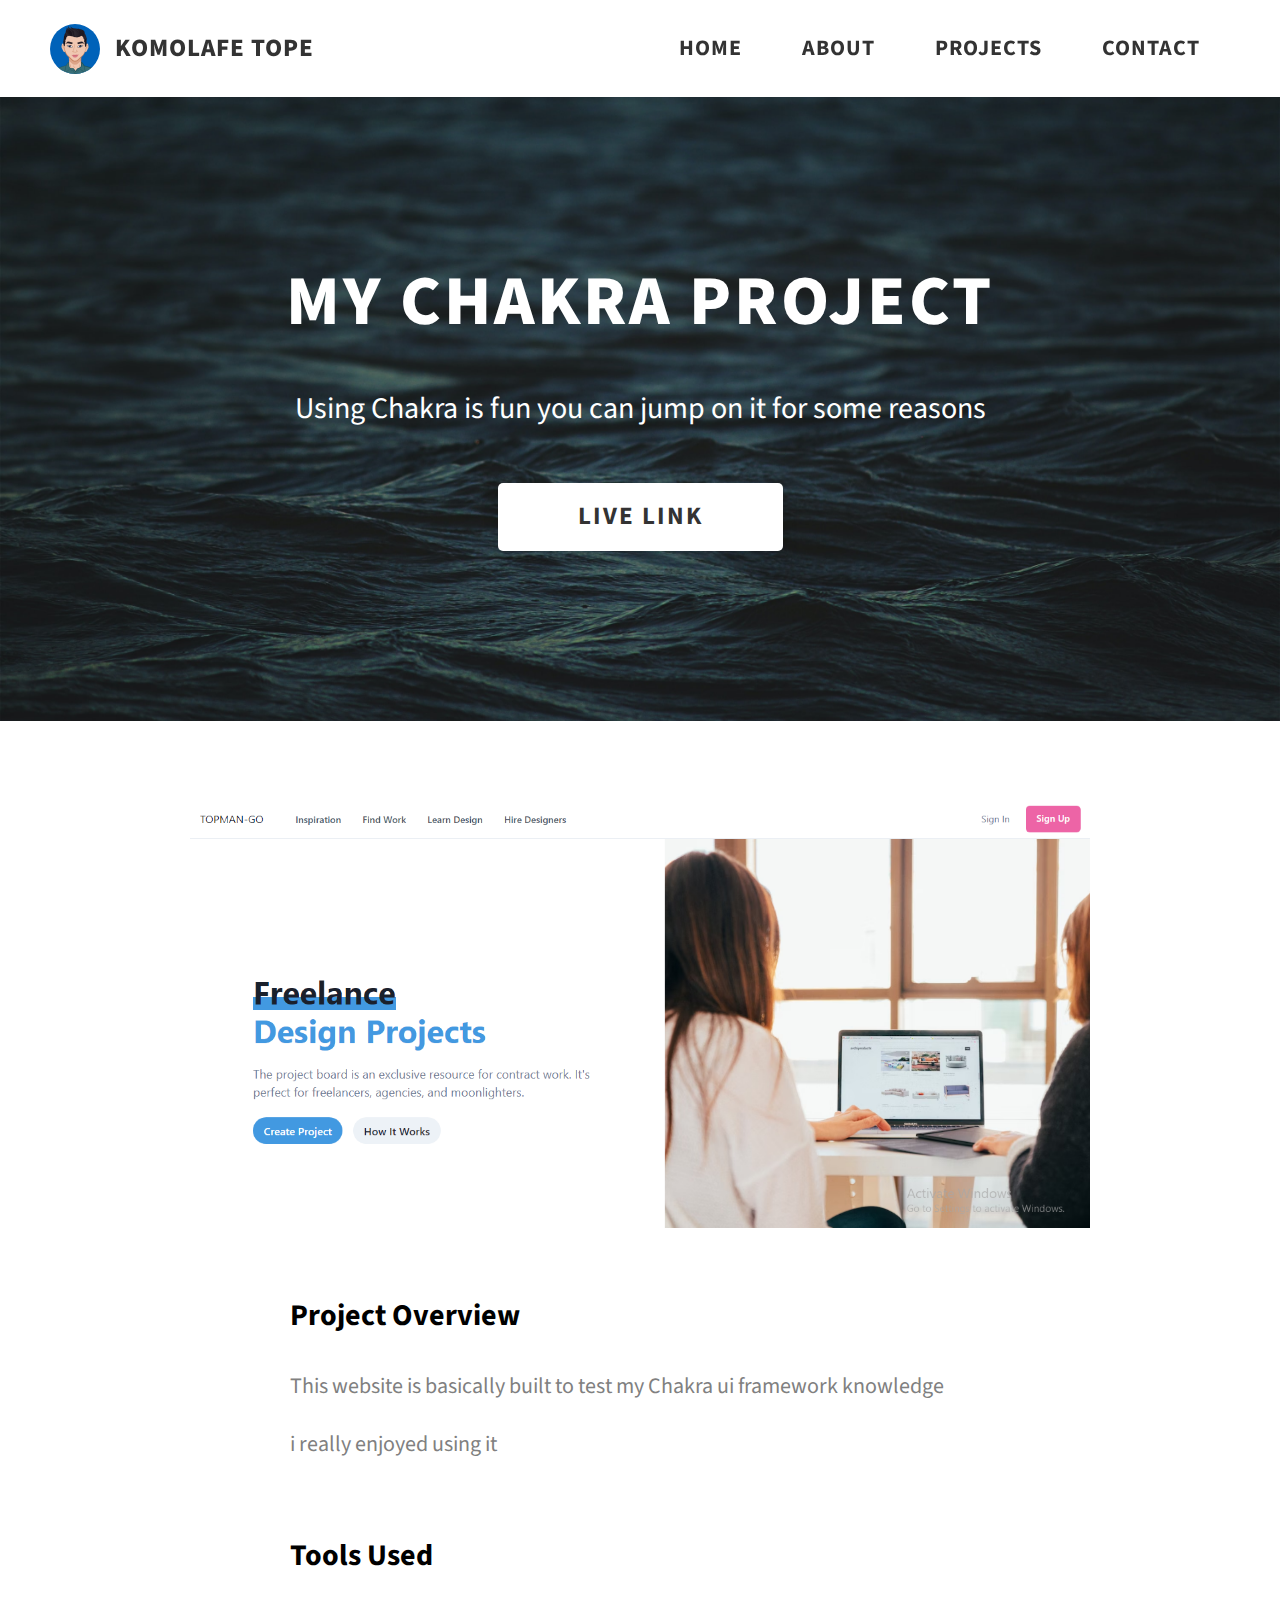
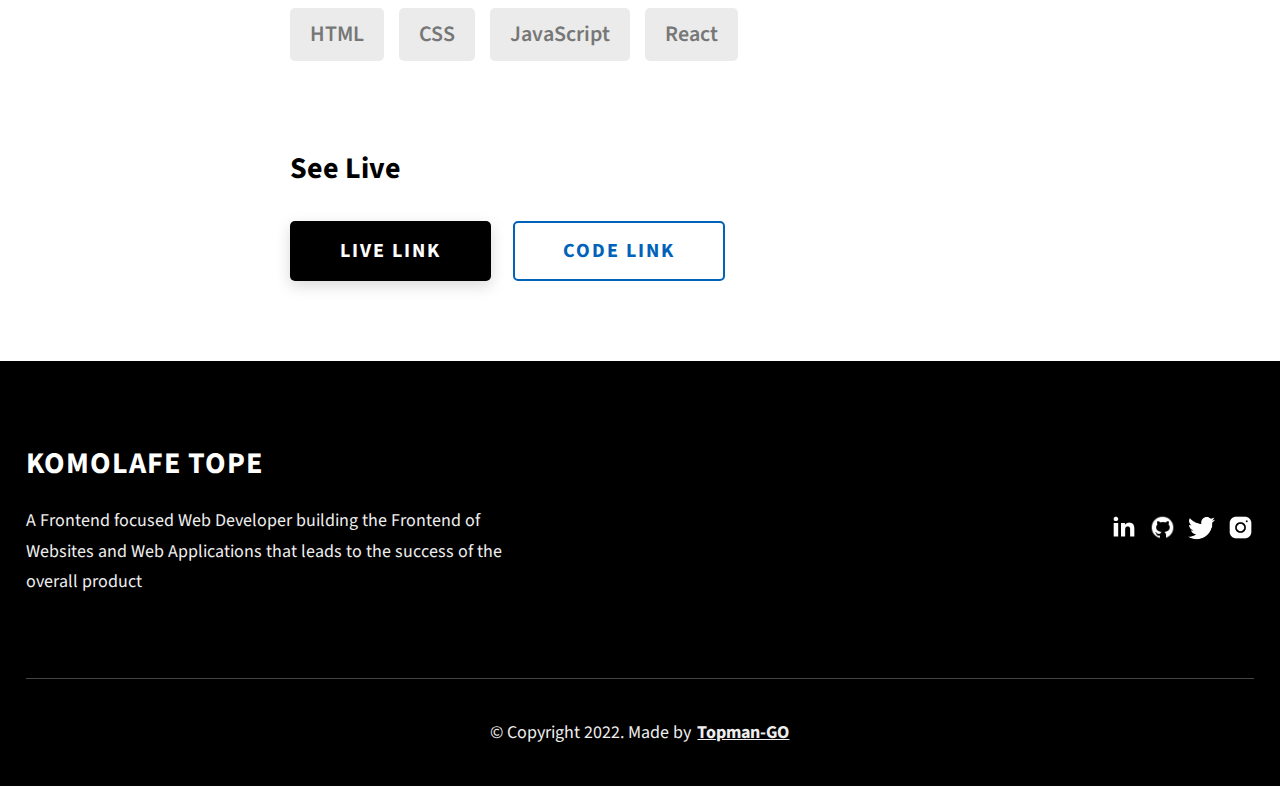
<file: project-3.html>
<!DOCTYPE html>
<html lang="en">
  <head>
    <meta charset="UTF-8" />
    <meta name="viewport" content="width=device-width, initial-scale=1.0" />
    <meta http-equiv="X-UA-Compatible" content="ie=edge" />
    <title>Case Study of Project 3</title>
    <meta name="description" content="Case study page of Project" />

    <link rel="stylesheet" href="css/style.css" />

    <link rel="preconnect" href="https://fonts.googleapis.com" />
    <link rel="preconnect" href="https://fonts.gstatic.com" crossorigin />
    <link
      href="https://fonts.googleapis.com/css2?family=Source+Sans+Pro:wght@400;600;700;900&display=swap"
      rel="stylesheet"
    />
  </head>
  <body>
    <header class="header">
      <div class="header__content">
        <div class="header__logo-container">
          <div class="header__logo-img-cont">
            <img
              src="./assets/png/AvatarMaker.png"
              alt="Ram Maheshwari Logo Image"
              class="header__logo-img"
            />
          </div>
          <span class="header__logo-sub">Komolafe Tope</span>
        </div>
        <div class="header__main">
          <ul class="header__links">
            <li class="header__link-wrapper">
              <a href="./index.html" class="header__link"> Home </a>
            </li>
            <li class="header__link-wrapper">
              <a href="./index.html#about" class="header__link">About </a>
            </li>
            <li class="header__link-wrapper">
              <a href="./index.html#projects" class="header__link">
                Projects
              </a>
            </li>
            <li class="header__link-wrapper">
              <a href="./index.html#contact" class="header__link"> Contact </a>
            </li>
          </ul>
          <div class="header__main-ham-menu-cont">
            <img
              src="./assets/svg/ham-menu.svg"
              alt="hamburger menu"
              class="header__main-ham-menu"
            />
            <img
              src="./assets/svg/ham-menu-close.svg"
              alt="hamburger menu close"
              class="header__main-ham-menu-close d-none"
            />
          </div>
        </div>
      </div>
      <div class="header__sm-menu">
        <div class="header__sm-menu-content">
          <ul class="header__sm-menu-links">
            <li class="header__sm-menu-link">
              <a href="./index.html"> Home </a>
            </li>

            <li class="header__sm-menu-link">
              <a href="./index.html#about"> About </a>
            </li>

            <li class="header__sm-menu-link">
              <a href="./index.html#projects"> Projects </a>
            </li>

            <li class="header__sm-menu-link">
              <a href="./index.html#contact"> Contact </a>
            </li>
          </ul>
        </div>
      </div>
    </header>
    <section class="project-cs-hero">
      <div class="project-cs-hero__content">
        <h1 class="heading-primary">My Chakra Project</h1>
        <div class="project-cs-hero__info">
          <p class="text-primary">
            Using Chakra is fun you can jump on it for some reasons
          </p>
        </div>
        <div class="project-cs-hero__cta">
          <a href="https://new-chakraa.vercel.app/" class="btn btn--bg" target="_blank">Live Link</a>
        </div>
      </div>
    </section>
    <section class="project-details">
      <div class="main-container">
        <div class="project-details__content">
          <div class="project-details__showcase-img-cont">
            <img
              src="./assets/png/chakraa.png"
              alt="Project Image"
              class="project-details__showcase-img"
            />
          </div>
          <div class="project-details__content-main">
            <div class="project-details__desc">
              <h3 class="project-details__content-title">Project Overview</h3>
              <p class="project-details__desc-para">
                This website is basically built to test my Chakra ui framework knowledge
              </p>
              <p class="project-details__desc-para">
               i really enjoyed using it 
              </p>
            </div>
            <div class="project-details__tools-used">
              <h3 class="project-details__content-title">Tools Used</h3>
              <div class="skills">
                <div class="skills__skill">HTML</div>
                <div class="skills__skill">CSS</div>
                <div class="skills__skill">JavaScript</div>
                <div class="skills__skill">React</div>

              </div>
            </div>
            <div class="project-details__links">
              <h3 class="project-details__content-title">See Live</h3>
              <a
                href="https://new-chakraa.vercel.app/"
                class="btn btn--med btn--theme project-details__links-btn"
                target="_blank"
                >Live Link</a
              >
              <a
                href="https://github.com/Topman-Go/new-chakraa"
                class="btn btn--med btn--theme-inv project-details__links-btn"
                target="_blank"
                >Code Link</a
              >
            </div>
          </div>
        </div>
      </div>
    </section>
    <footer class="main-footer">
      <div class="main-container">
        <div class="main-footer__upper">
          <div class="main-footer__row main-footer__row-1">
            <h2 class="heading heading-sm main-footer__heading-sm">
              <span></span>
            </h2>
            <div class="main-footer__social-cont">
              <a target="_blank" rel="noreferrer" href="https://www.linkedin.com/in/tope-komolafe-582a07199">
                <img
                  class="main-footer__icon"
                  src="./assets/png/linkedin-ico.png"
                  alt="icon"
                />
              </a>
              <a target="_blank" rel="noreferrer" href="https://github.com/Topman-Go">
                <img
                  class="main-footer__icon"
                  src="./assets/png/github-ico.png"
                  alt="icon"
                />
              </a>
              <a target="_blank" rel="noreferrer" href="https://twitter.com/Topman_GO">
                <img
                  class="main-footer__icon"
                  src="./assets/png/twitter-ico.png"
                  alt="icon"
                />
              </a>
              </a>
              <a target="_blank" rel="noreferrer" href="https://instagram.com/topman_komo?igshid=NTdlMDg3MTY=">
                <img
                  class="main-footer__icon main-footer__icon--mr-none"
                  src="./assets/png/insta-ico.png"
                  alt="icon"
                />
              </a>
            </div>
          </div>
          <div class="main-footer__row main-footer__row-2">
            <h4 class="heading heading-sm text-lt">Komolafe Tope</h4>
            <p class="main-footer__short-desc">
              A Frontend focused Web Developer building the Frontend of Websites and 
              Web Applications that leads to the success of the overall product
            </p>
          </div>
        </div>

        <div class="main-footer__lower">
          &copy; Copyright 2022. Made by
          <a rel="noreferrer" target="_blank" href="https://topmango.netlify.app/"
            >Topman-GO</a
          >
        </div>
      </div>
    </footer>
    <script src="./index.js"></script>
  </body>
</html>
</file>
<file: css/style.css>
/*
0 - 600px:      Phone
600 - 900px:    Tablet portrait
900 - 1200px:   Tablet landscape
[1200 - 1800] is where our normal styles apply
1800px + :      Big desktop
$breakpoint arguement choices:
- phone
- tab-port
- tab-land
- big-desktop

Inside media queries 1em is always 16px i.e 1em = 16px at every screen size only inside media queries
*/
*,
*::after,
*::before {
  margin: 0;
  padding: 0;
  box-sizing: inherit;
  font-family: inherit; }
  p{
    font-size: 90px;
  }

html {
  font-size: 62.5%;
  scroll-behavior: smooth; }
  @media only screen and (max-width: 75em) {
    html {
      font-size: 59%; } }
  @media only screen and (max-width: 56.25em) {
    html {
      font-size: 56%; } }
  @media only screen and (min-width: 112.5em) {
    html {
      font-size: 65%; } }

body {
  box-sizing: border-box;
  position: relative;
  line-height: 1.5;
  font-family: sans-serif;
  overflow-x: hidden;
  overflow-y: scroll;
  font-family: 'Source Sans Pro', sans-serif; }

a {
  text-decoration: none;
  color: inherit; }

li {
  list-style: none; }

input:focus,
button:focus,
a:focus,
textarea:focus {
  outline: none; }

button {
  border: none;
  cursor: pointer; }

textarea {
  resize: none; }

.heading-primary {
  font-size: 70px;
  font-weight: 800;
  text-transform: uppercase;
  letter-spacing: 3px;
  text-align: center; }
  @media only screen and (max-width: 37.5em) {
    .heading-primary {
      font-size: 4.5rem; } }

.heading-sec__mb-bg {
  margin-bottom: 11rem; }
  @media only screen and (max-width: 56.25em) {
    .heading-sec__mb-bg {
      margin-bottom: 8rem; } }

.heading-sec__mb-med {
  margin-bottom: 9rem; }
  @media only screen and (max-width: 56.25em) {
    .heading-sec__mb-med {
      margin-bottom: 8rem; } }


      /* =================heading======== */


.heading-sec__main {
  display: block;
  font-size: 60px;
  font-weight: 800;
  text-transform: uppercase;
  letter-spacing: 1px;
  letter-spacing: 3px;
  text-align: center;
  margin-bottom: 3.5rem;
  position: relative; }
  .heading-sec__main--lt {
    color: #fff; }
    .heading-sec__main--lt::after {
      content: '';
      background: #fff !important; }
  .heading-sec__main::after {
    content: '';
    position: absolute;
    top: calc(100% + 1.5rem);
    height: 5px;
    width: 3rem;
    /* background: #0062b9; */
    background: black;
    left: 50%;
    transform: translateX(-50%);
    border-radius: 5px; }
    @media only screen and (max-width: 37.5em) {
      .heading-sec__main::after {
        top: calc(100% + 1.2rem); } }

.heading-sec__sub {
  display: block;
  text-align: center;
  color: #777;
  font-size: 25px;
  font-weight: 500;
  max-width: 80rem;
  margin: auto;
  line-height: 1.6; }
  @media only screen and (max-width: 37.5em) {
    .heading-sec__sub {
      font-size: 1.8rem; } }
  .heading-sec__sub--lt {
    color: #eee; }

.heading-sm {
  font-size: 30px;
  text-transform: uppercase;
  letter-spacing: 1px; }

.main-container {
  /* border: 2px solid yellow; */
  max-width: 140rem;
  margin: auto;
  width: 96%; }

.btn {
  background: #fff;
  color: #333;
  text-transform: uppercase;
  letter-spacing: 2px;
  display: inline-block;
  font-weight: 700;
  border-radius: 5px;
  box-shadow: 0 5px 15px 0 rgba(0, 0, 0, 0.15);
  transition: transform .3s; }
  .btn:hover {
    transform: translateY(-3px); }
  .btn--bg {
    padding: 1.5rem 8rem;
    font-size: 25px; }
  .btn--med {
    padding: 1.5rem 5rem;
    font-size: 20px; }
  .btn--theme {
    /* background: #0062b9; */
    background: black;
    color: #fff; }
  .btn--theme-inv {
    color: #0062b9;
    background: #fff;
    border: 2px solid #0062b9;
    box-shadow: none;
    padding: calc(1.5rem - 2px) calc(5rem - 2px); }

.sec-pad {
  padding: 12rem 0; }
  @media only screen and (max-width: 56.25em) {
    .sec-pad {
      padding: 8rem 0; } }

.text-primary {
  color: #fff;
  font-size: 30px;
  text-align: center;
  width: 100%;
  line-height: 1.6; }
  @media only screen and (max-width: 37.5em) {
    .text-primary {
      font-size: 2rem; } }

.d-none {
  display: none; }

/* ==============hero======= */


.home-hero {
  color: #fff;
  /* background: linear-gradient(to right, rgba(0, 98, 185, 0.8), rgba(0, 98, 185, 0.8)), url(../../assets/svg/common-bg.svg); */
  background: url(../../assets/jpeg/portbackg.jpg);
  background-position: center;
  background-repeat: no-repeat;
  background-size: cover;
  background-position: center;
  height: 100vh;
  min-height: 80rem;
  max-height: 120rem;
  position: relative; }
  @media only screen and (max-width: 37.5em) {
    .home-hero {
      height: unset;
      min-height: unset; } }
  .home-hero__socials {
    position: absolute;
    top: 50%;
    border: 2px solid #eee;
    border-left: 2px solid #eee;
    transform: translateY(-50%); }
    @media only screen and (max-width: 56.25em) {
      .home-hero__socials {
        display: none; } }
  .home-hero__mouse-scroll-cont {
    position: absolute;
    bottom: 3%;
    left: 50%;
    transform: translateX(-50%); }
    @media only screen and (max-width: 37.5em) {
      .home-hero__mouse-scroll-cont {
        display: none; } }
  .home-hero__social {
    width: 5rem; }
  .home-hero__social-icon-link {
    width: 100%;
    display: block;
    padding: 1.2rem;
    border-bottom: 2px solid #eee;
    transition: background .3s; }
    .home-hero__social-icon-link:hover {
      background: rgba(255, 255, 255, 0.1); }
    .home-hero__social-icon-link--bd-none {
      border-bottom: 0; }
  .home-hero__social-icon {
    width: 100%; }
  .home-hero__content {
    position: absolute;
    top: 50%;
    left: 50%;
    transform: translate(-50%, -50%);
    max-width: 90rem;
    width: 92%; }
    @media only screen and (max-width: 37.5em) {
      .home-hero__content {
        padding: 19rem 0 13rem 0;
        margin: auto;
        position: static;
        transform: translate(0, 0); } }
  .home-hero__info {
    margin: 3rem auto 0 auto;
    max-width: 80rem; }
  .home-hero__cta {
    margin-top: 5rem;
    text-align: center; }


  /* =========About========= */


.about {
  background: #fafafa; }
  .about__content {
    display: grid;
    grid-template-columns: 1fr 1fr;
    grid-gap: 10rem; }
    
    @media only screen and (max-width: 56.25em) {
      .about__content {
        grid-template-columns: 1fr;
        grid-gap: 8rem; } }
    .about__content-title {
      font-weight: 700;
      font-size: 35px;
      margin-bottom: 3rem; }
      @media only screen and (max-width: 37.5em) {
        .about__content-title {
          font-size: 30px; } 
         }
         @media only screen and (max-width: 37.5em) {
          .about__content-details p{
            font-size: 2rem; } }

    .about__content-details-para {
      font-size: 25px;
      color: grey;
      max-width: 60rem;
      line-height: 1.7;
      margin-bottom: 1rem; }
      .about__content-details-para--hl {
        font-weight: 700;
        margin: 0 3px; }
      .about__content-details-para:last-child {
        margin-bottom: 4rem; }

.projects__row {
  display: grid;
  grid-template-columns: 1.5fr 1fr;
  grid-gap: 5rem;
  margin-bottom: 11rem; }
  @media only screen and (max-width: 56.25em) {
    .projects__row {
      grid-template-columns: 1fr;
      grid-gap: 2rem;
      margin-bottom: 8rem; } }
  @media only screen and (max-width: 56.25em) {
    .projects__row {
      text-align: center; } }
  .projects__row:last-child {
    margin-bottom: 0; }
  .projects__row-img-cont {
    overflow: hidden; }
  .projects__row-img {
    width: 100%;
    display: block;
    object-fit: cover; }
  .projects__row-content {
    padding: 2rem 0;
    display: flex;
    justify-content: center;
    flex-direction: column;
    align-items: flex-start; }
    @media only screen and (max-width: 56.25em) {
      .projects__row-content {
        align-items: center; } }
    .projects__row-content-title {
      font-weight: 700;
      font-size: 40px;
      margin-bottom: 2rem; }
      @media only screen and (max-width: 37.5em) {
        .projects__row-content-title {
          font-size: 32px; } }
    .projects__row-content-desc {
      font-size: 25px;
      color: grey;
      max-width: 60rem;
      line-height: 1.7;
      margin-bottom: 3rem; }
      @media only screen and (max-width: 37.5em) {
        .projects__row-content-desc {
          font-size: 1.7rem; } }


          /* ==========contact====== */
          
.contact {
  /* background: linear-gradient(to right, rgba(0, 98, 185, 0.8), rgba(0, 98, 185, 0.8)), url(../../assets/svg/common-bg.svg); */
  background: linear-gradient(to right, black, black), url(../../assets/svg/common-bg.svg);
  background-size: cover;
  background-position: center; }
  .contact__form-container {
    box-shadow: 0 0 10px rgba(0, 0, 0, 0.1);
    background: white;
    padding: 4rem;
    margin-top: 6rem;
    max-width: 80rem;
    text-align: right;
    width: 95%;
    border-radius: 5px;
    margin: 5rem auto 0 auto; }
    @media only screen and (max-width: 37.5em) {
      .contact__form-container {
        padding: 3rem; } }
  .contact__form-field {
    margin-bottom: 4rem; }
    @media only screen and (max-width: 37.5em) {
      .contact__form-field {
        margin-bottom: 3rem; } }
  .contact__form-label {
    color: #666;
    font-size: 20px;
    letter-spacing: 1px;
    font-weight: 700;
    margin-bottom: 1rem;
    display: block;
    text-align: left; }
  .contact__form-input {
    color: #333;
    padding: 2rem;
    width: 100%;
    border: 1px solid #ebebeb;
    font-size: 20px;
    letter-spacing: 0px;
    background: #f0f0f0;
    border-radius: 5px;
    font-weight: 600;
    /* Code for Modern Browsers */
    /* Code for WebKit, Blink, Edge */
    /* Code for Internet Explorer 10-11 */
    /* Code for Microsoft Edge */
    /* Code for Mozilla Firefox 4 to 18 */
    /* Code for Mozilla Firefox 19+ */ }
    .contact__form-input::placeholder {
      color: #999;
      font-weight: 600;
      font-size: 18px; }
    .contact__form-input::-webkit-input-placeholder {
      color: #999;
      font-weight: 600;
      font-size: 20px; }
    .contact__form-input:-ms-input-placeholder {
      color: #999;
      font-weight: 600;
      font-size: 18px; }
    .contact__form-input::-ms-input-placeholder {
      color: #999;
      font-weight: 600;
      font-size: 18px; }
    .contact__form-input:-moz-placeholder {
      opacity: 1;
      color: #999;
      font-weight: 600;
      font-size: 18px; }
    .contact__form-input::-moz-placeholder {
      opacity: 1;
      color: #999;
      font-weight: 600;
      font-size: 18px; }
  .contact__btn {
    width: 30%;
    padding: 2rem 4rem;
    font-size: 22px; }
    @media only screen and (max-width: 37.5em) {
      .contact__btn {
        width: 100%; } }

.project-cs-hero {
  color: #fff;
  background-image: url(../assets/jpeg/newbg.jpg);
  /* background: linear-gradient(to right, rgba(0, 98, 185, 0.8), rgba(0, 98, 185, 0.8)), url(../../assets/svg/common-bg.svg); */
  /* background: linear-gradient(to right, rgb(49, 49, 102), rgb(32, 45, 88)), url(../../assets/svg/common-bg.svg); */
  background-size: cover;
  background-position: center;
  position: relative; }
  @media only screen and (max-width: 37.5em) {
    .project-cs-hero {
      height: unset;
      min-height: unset; } }
  .project-cs-hero__content {
    padding: 25rem 0 17rem 0;
    max-width: 90rem;
    width: 92%;
    margin: auto; }
    @media only screen and (max-width: 37.5em) {
      .project-cs-hero__content {
        padding: 19rem 0 13rem 0;
        margin: auto;
        position: static;
        transform: translate(0, 0); } }
  .project-cs-hero__info {
    margin: 3rem auto 0 auto;
    max-width: 80rem; }
  .project-cs-hero__cta {
    margin-top: 5rem;
    text-align: center; }

.project-details__content {
  padding: 8rem 0;
  max-width: 90rem;
  margin: auto; }
  .project-details__content-title {
    font-weight: 700;
    font-size: 30px;
    margin-bottom: 3rem; }
    @media only screen and (max-width: 37.5em) {
      .project-details__content-title {
        font-size: 2.4rem; } }

.project-details__showcase-img-cont {
  width: 100%;
  margin-bottom: 6rem; }

.project-details__showcase-img {
  width: 100%; }

.project-details__content-main {
  width: 100%;
  max-width: 70rem;
  margin: auto; }

.project-details__desc {
  margin: 0 0 7rem 0; }
  .project-details__desc-para {
    font-size: 22px;
    line-height: 1.7;
    color: grey;
    margin-bottom: 2rem; }

.project-details__tools-used {
  margin: 0 0 7rem 0; }
  .project-details__tools-used-list {
    display: flex;
    flex-wrap: wrap; }
  .project-details__tools-used-item {
    padding: 1rem 2rem;
    margin-bottom: 1.5rem;
    margin-right: 1.5rem;
    font-size: 1.6rem;
    background: rgba(153, 153, 153, 0.2);
    border-radius: 5px;
    font-weight: 600;
    color: #777; }

.project-details__links {
  margin: 0 0; }
  .project-details__links-btn {
    margin-right: 2rem; }
    @media only screen and (max-width: 37.5em) {
      .project-details__links-btn {
        margin-right: 0;
        width: 70%;
        margin-bottom: 2rem;
        text-align: center; } }
    .project-details__links-btn:last-child {
      margin: 0; }
      @media only screen and (max-width: 37.5em) {
        .project-details__links-btn:last-child {
          margin: 0; } }

.header {
  position: fixed;
  width: 100%;
  z-index: 1000;
  background: #000;
  background: #fff;
  box-shadow: 0 10px 100px rgba(0, 0, 0, 0.1); }
  .header__content {
    display: flex;
    align-items: center;
    justify-content: space-between;
    padding: 1rem 5rem; }
    @media only screen and (max-width: 56.25em) {
      .header__content {
        padding: 0 2rem; } }
  .header__logo-container {
    display: flex;
    align-items: center;
    cursor: pointer;
    color: #333;
    transition: color .3s; }
    .header__logo-container:hover {
      color: #0062b9; }
  .header__logo-img-cont {
    width: 5rem;
    height: 5rem;
    border-radius: 50px;
    overflow: hidden;
    margin-right: 1.5rem;
    background: #0062b9; }
    /* background: black; } */
    @media only screen and (max-width: 56.25em) {
      .header__logo-img-cont {
        width: 4.5rem;
        height: 4.5rem;
        margin-right: 1.2rem; } }
  .header__logo-img {
    width: 100%;
    height: 100%;
    object-fit: cover;
    object-position: center;
    display: block; }
  .header__logo-sub {
    font-size: 25px;
    text-transform: uppercase;
    font-weight: 800;
    letter-spacing: 1px; }
  .header__links {
    display: flex; }
    @media only screen and (max-width: 37.5em) {
      .header__links {
        display: none; } }
  .header__link {
    padding: 2.2rem 3rem;
    display: inline-block;
    font-size: 22px;
    color: #333;
    text-transform: uppercase;
    letter-spacing: 1px;
    font-weight: 700;
    transition: color .3s; }
    .header__link:hover {
      color: #0062b9; }
    @media only screen and (max-width: 56.25em) {
      .header__link {
        padding: 3rem 1.8rem;
        font-size: 1.5rem; } }
  .header__main-ham-menu-cont {
    display: none;
    width: 3rem;
    padding: 2.2rem 0; }
    @media only screen and (max-width: 37.5em) {
      .header__main-ham-menu-cont {
        display: block; } }
  .header__main-ham-menu {
    width: 100%; }
  .header__main-ham-menu-close {
    width: 100%; }
  .header__sm-menu {
    background: #fff;
    position: absolute;
    width: 100%;
    top: 100%;
    visibility: hidden;
    opacity: 0;
    transition: all .3s;
    box-shadow: 0px 5px 5px 0px rgba(0, 0, 0, 0.1);
    -webkit-box-shadow: 0px 5px 5px 0px rgba(0, 0, 0, 0.1);
    -moz-box-shadow: 0px 5px 5px 0px rgba(0, 0, 0, 0.1); }
    .header__sm-menu--active {
      visibility: hidden;
      opacity: 0; }
      @media only screen and (max-width: 37.5em) {
        .header__sm-menu--active {
          visibility: visible;
          opacity: 1; } }
  .header__sm-menu-link a {
    display: block;
    text-decoration: none;
    padding: 2.5rem 3rem;
    font-size: 1.6rem;
    color: #333;
    text-align: right;
    border-bottom: 1px solid #eee;
    font-weight: 700;
    text-transform: uppercase;
    letter-spacing: 2px;
    transition: color .3s; }
    .header__sm-menu-link a:hover {
      color: #0062b9; }
  .header__sm-menu-link:first-child a {
    border-top: 1px solid #eee; }
  .header__sm-menu-link-last {
    border-bottom: 0; }

.main-footer {
  /* border: 2px solid red; */
  width: 100%;
  display: flex;
  flex-direction: column;
  justify-content: space-between;
  /* justify-self: center; */
  /* align-self: center; */
  background: #000;
  color: #fff; }
  .main-footer__upper {
    /* border: 2px solid yellow; */
    width: 100%;
    display: flex;
    justify-content: space-between;
    align-items: center;
    padding: 8rem 0; }
    @media only screen and (max-width: 56.25em) {
      .main-footer__upper {
        padding: 6rem 0; } }
    @media only screen and (max-width: 37.5em) {
      .main-footer__upper {
        display: block; } }
  .main-footer__row-1 {
    order: 2; }
    @media only screen and (max-width: 56.25em) {
      .main-footer__row-1 {
        margin-bottom: 5rem; } }
  .main-footer__row-2 {
    width: 70%;
    order: 1;
    max-width: 50rem; }
    @media only screen and (max-width: 56.25em) {
      .main-footer__row-2 {
        width: 100%; } }
  .main-footer__short-desc {
    margin-top: 2rem;
    color: #eee;
    font-size: 18px;
    line-height: 1.7; }
  .main-footer__social-cont {
    /* width: 40%; */
    margin-top: 2rem; }
  .main-footer__icon {
    margin-right: 1rem;
    width: 2.7rem; }
    .main-footer__icon--mr-none {
      margin-right: 0; }
  .main-footer__lower {
    padding: 4rem 0;
    border-top: 1px solid #444;
    color: #eee;
    font-size: 18px;
    text-align: left;
    text-align: center; }
    .main-footer__lower a {
      text-decoration: underline;
      font-weight: bold;
      margin-left: 2px; }
    @media only screen and (max-width: 56.25em) {
      .main-footer__lower {
        padding: 3.5rem 0; } }

.skills {
  display: flex;
  flex-wrap: wrap; }
  .skills__skill {
    padding: 1rem 2rem;
    margin-bottom: 1.5rem;
    margin-right: 1.5rem;
    font-size: 22px;
    background: rgba(153, 153, 153, 0.2);
    border-radius: 5px;
    font-weight: 600;
    color: #777; }

.mouse {
  width: 25px;
  height: 40px;
  border: 2px solid #eee;
  border-radius: 60px;
  position: relative;
  overflow: hidden; }
  .mouse::before {
    content: '';
    width: 5px;
    height: 5px;
    position: absolute;
    top: 7px;
    left: 50%;
    transform: translateX(-50%);
    background-color: #eee;
    border-radius: 50%;
    opacity: 1;
    animation: wheel 1.3s infinite;
    -webkit-animation: wheel 1.3s infinite; }

@keyframes wheel {
  to {
    opacity: 0;
    top: 27px; } }

@-webkit-keyframes wheel {
  to {
    opacity: 0;
    top: 27px; } }
</file>
